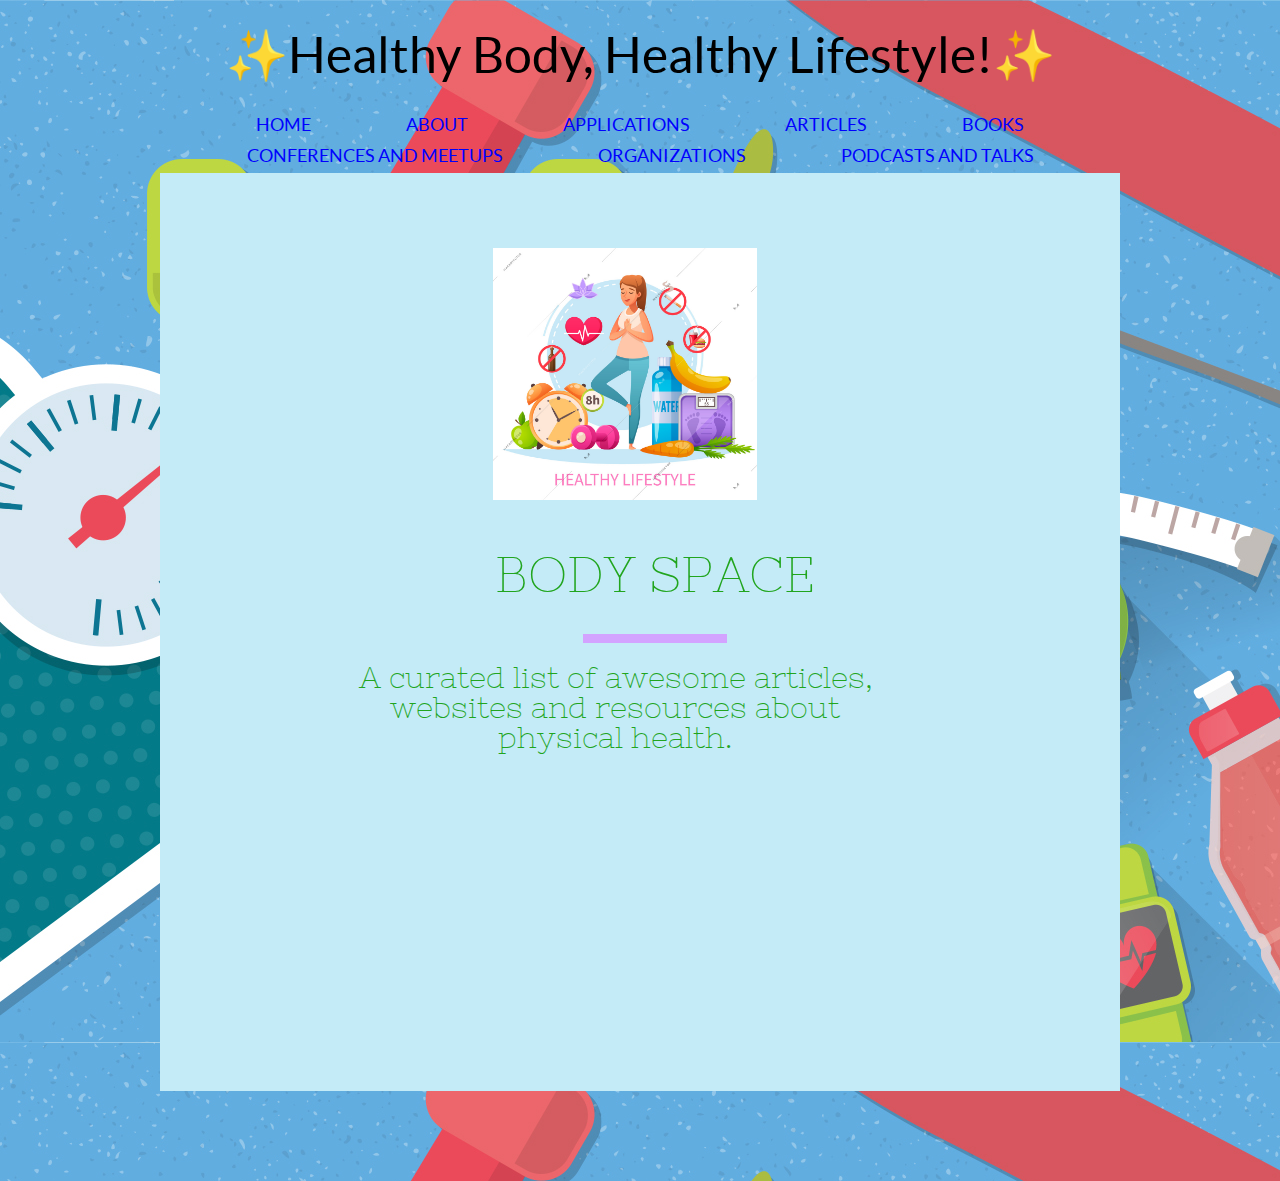
<file: bodyspace/index.html>
<!DOCTYPE html>
<!-- Website template by freewebsitetemplates.com -->
<html>
<head>
	<meta charset="UTF-8">
	<meta name="viewport" content="user-scalable=0, width=device-width, initial-scale=1.0, maximum-scale=1.0, minimum-scale=1.0">
	<title>Mental Health Check</title>
	<link rel="stylesheet" type="text/css" href="css/style.css">
	<link rel="stylesheet" type="text/css" href="css/mobile.css">
	<script type='text/javascript' src='js/mobile.js'></script>
</head>
<body>
	<div id="header">
		<h1 style="color: black;">✨Healthy Body, Healthy Lifestyle!✨</h1>
		<ul id="navigation">
			<li class="current">
				<a href="index.html" style="color: blue;">Home</a>
			</li>
			<li>
				<a href="about.html" style="color: blue;">About</a>
			</li>
			
			<li>
				<a href="blog.html" style="color: blue;">Applications</a>
			</li>
			<li>
				<a href="blog1.html" style="color: blue;">Articles</a>
			</li>
			<li>
				<a href="blog2.html" style="color: blue;">Books</a>
			</li>
			<li>
				<a href="blog3.html" style="color: blue;">Conferences and Meetups</a>
			</li>
			<li>
				<a href="blog4.html" style="color: blue;">Organizations</a>
			</li>
			<li>
				<a href="blog5.html" style="color: blue;">Podcasts and Talks</a>
			</li>
		</ul>
	</div>
	<div id="body" style="background-color: rgb(196, 235, 247);">
		<center><img src="images/body.jpg" alt="lady doing yoga" class="figure"></center>
		<div id="tagline">
			<h1>Body Space</h1>
			<p>
				A curated list of awesome articles, websites and resources about physical health. 
			</p>
		</div>
		
	</div>
	<div id="footer">
		<!-- <div>
			<span>123 St. City Location, Country | 987654321</span>
			<p>
				&copy; 2023 by Belle &amp; Carrie Rehabilitation Yoga. All rights reserved.
			</p>
		</div> -->
		<!-- <div id="connect">
			<a href="https://freewebsitetemplates.com/go/facebook/" id="facebook" target="_blank">Facebook</a>
			<a href="https://freewebsitetemplates.com/go/twitter/" id="twitter" target="_blank">Twitter</a>
			<a href="https://freewebsitetemplates.com/go/googleplus/" id="googleplus" target="_blank">Google&#43;</a>
			<a href="https://freewebsitetemplates.com/go/pinterest/" id="pinterest" target="_blank">Pinterest</a>
		</div> -->
	</div>
</body>
</html>
</file>
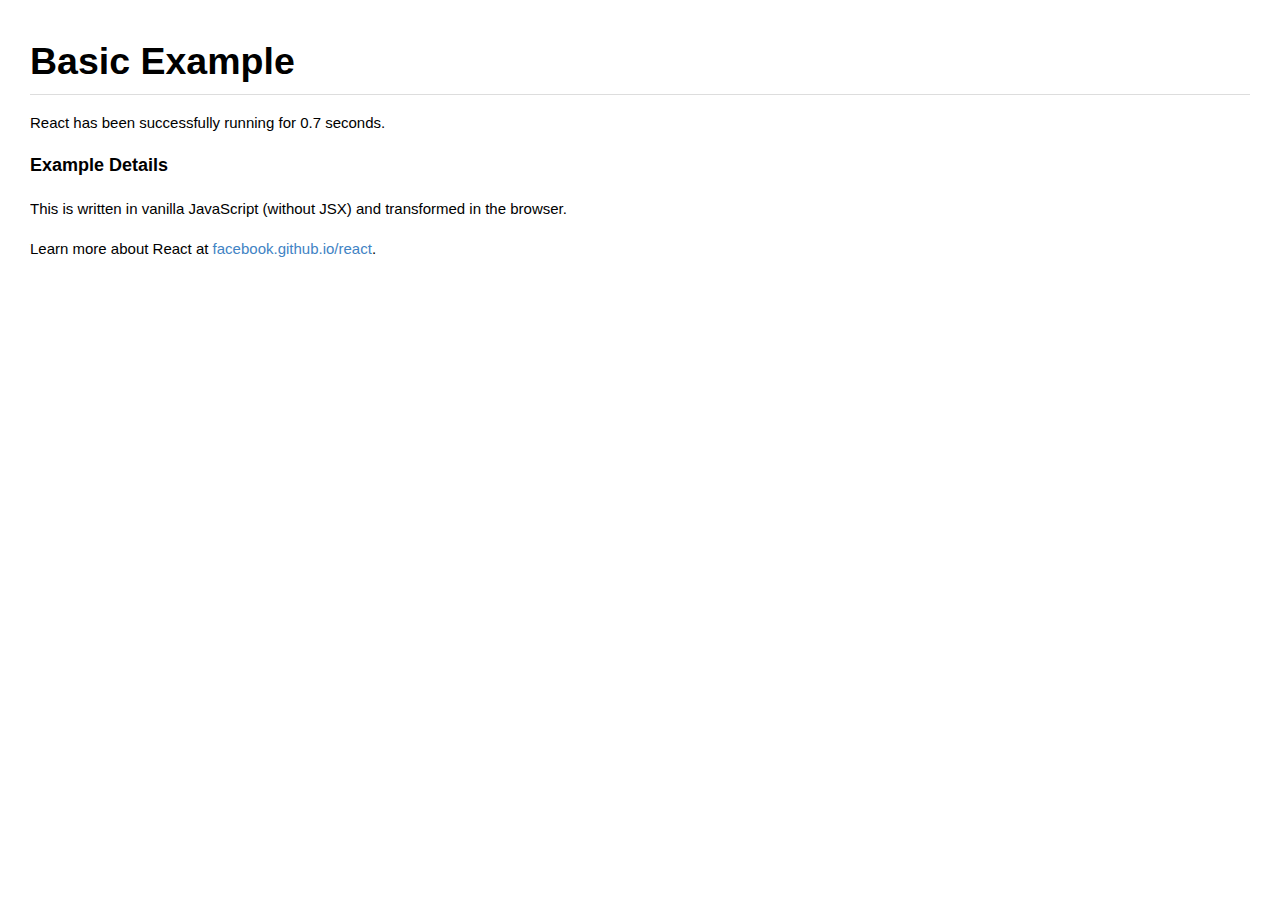
<file: PHQ-9-Questionnaire/public/lib/react/examples/basic/index.html>
<!DOCTYPE html>
<html>
  <head>
    <meta charset="utf-8">
    <title>Basic Example</title>
    <link rel="stylesheet" href="../shared/css/base.css" />
  </head>
  <body>
    <h1>Basic Example</h1>
    <div id="container">
      <p>
        To install React, follow the instructions on
        <a href="https://github.com/facebook/react/">GitHub</a>.
      </p>
      <p>
        If you can see this, React is not working right.
        If you checked out the source from GitHub make sure to run <code>grunt</code>.
      </p>
    </div>
    <h4>Example Details</h4>
    <p>This is written in vanilla JavaScript (without JSX) and transformed in the browser.</p>
    <p>
      Learn more about React at
      <a href="https://facebook.github.io/react" target="_blank">facebook.github.io/react</a>.
    </p>
    <script src="../../build/react.js"></script>
    <script src="../../build/react-dom.js"></script>
    <script>
      var ExampleApplication = React.createClass({
        render: function() {
          var elapsed = Math.round(this.props.elapsed  / 100);
          var seconds = elapsed / 10 + (elapsed % 10 ? '' : '.0' );
          var message =
            'React has been successfully running for ' + seconds + ' seconds.';

          return React.DOM.p(null, message);
        }
      });

      // Call React.createFactory instead of directly call ExampleApplication({...}) in React.render
      var ExampleApplicationFactory = React.createFactory(ExampleApplication);

      var start = new Date().getTime();
      setInterval(function() {
        ReactDOM.render(
          ExampleApplicationFactory({elapsed: new Date().getTime() - start}),
          document.getElementById('container')
        );
      }, 50);
    </script>
  </body>
</html>
</file>
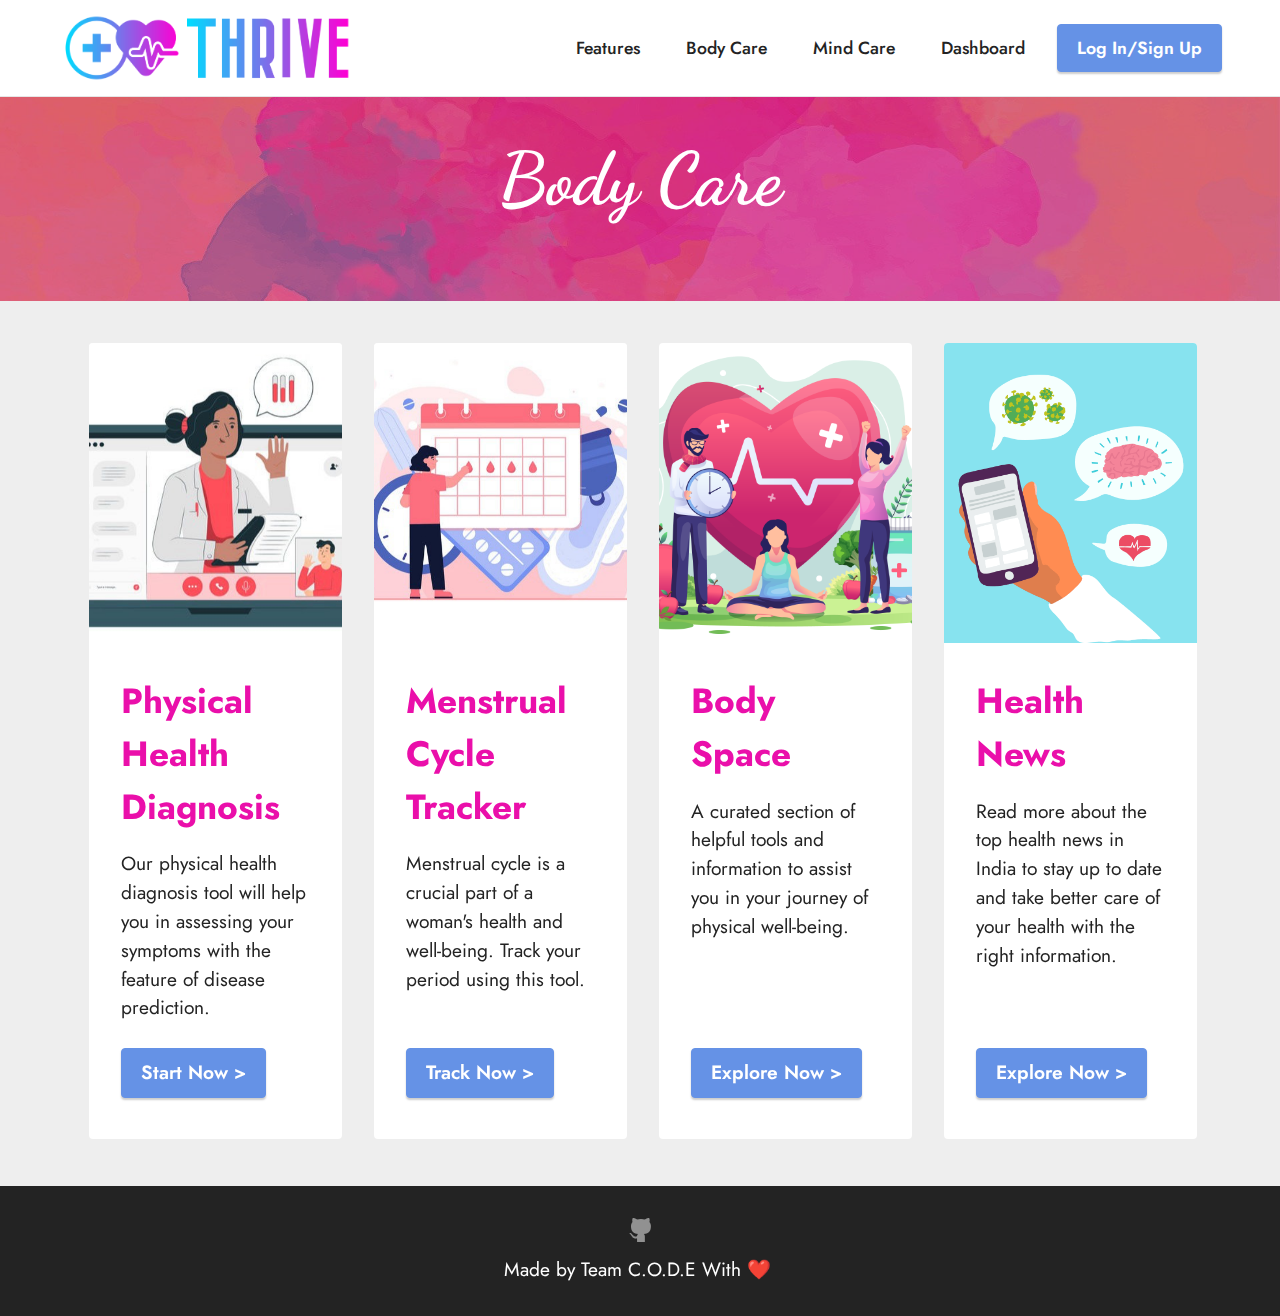
<file: body.html>
<!DOCTYPE html>
<html>
    <head>
        <meta charset="UTF-8">
        <meta http-equiv="X-UA-Compatible" content="IE=edge">
        <meta name="generator" content="Mobirise v5.2.0, mobirise.com">
        <meta name="viewport" content="width=device-width, initial-scale=1, minimum-scale=1">
        <link rel="shortcut icon" href="assets/images/thrive_logo_small.png" type="image/x-icon">
        <meta name="description" content="">
        
        
        <title>Body Care</title>
        <link rel="stylesheet" href="styles/consult.css">
        <link rel="stylesheet" href="assets/web/assets/mobirise-icons2/mobirise2.css">
        <link rel="stylesheet" href="assets/tether/tether.min.css">
        <link rel="stylesheet" href="assets/bootstrap/css/bootstrap.min.css">
        <link rel="stylesheet" href="assets/bootstrap/css/bootstrap-grid.min.css">
        <link rel="stylesheet" href="assets/bootstrap/css/bootstrap-reboot.min.css">
        <link rel="stylesheet" href="assets/dropdown/css/style.css">
        <link rel="stylesheet" href="assets/socicon/css/styles.css">
        <link rel="stylesheet" href="assets/theme/css/style.css">
        <link rel="preload" as="style" href="assets/mobirise/css/mbr-additional.css">
        <link rel="preconnect" href="https://fonts.gstatic.com">
        <link href="https://fonts.googleapis.com/css2?family=Dancing+Script:wght@700&display=swap" rel="stylesheet">
        <link rel="stylesheet" href="assets/mobirise/css/mbr-additional.css" type="text/css">
    </head>

    <body>
    <section class="menu cid-s48OLK6784" once="menu" id="menu1-h">
    
    <nav class="navbar navbar-dropdown navbar-fixed-top navbar-expand-lg">
        <div class="container-fluid">
            <div class="navbar-brand">
                <span class="navbar-logo">
                    <a href="index.php">
                        <img src="assets/images/thrive_logo.png" alt="Mobirise" style="height: 5rem;">
                    </a>
                </span>
            </div>
            <button class="navbar-toggler" type="button" data-toggle="collapse" data-target="#navbarSupportedContent" aria-controls="navbarNavAltMarkup" aria-expanded="false" aria-label="Toggle navigation">
                <div class="hamburger">
                    <span></span>
                    <span></span>
                    <span></span>
                    <span></span>
                </div>
            </button>
            <div class="collapse navbar-collapse" id="navbarSupportedContent">
                <ul class="navbar-nav nav-dropdown" data-app-modern-menu="true">
                    <li class="nav-item">
                        <a class="nav-link link text-black display-4" href="index.php#features1-n">Features</a>
                    </li>
                    <li class="nav-item">
                        <a class="nav-link link text-black display-4" href="body.html">Body Care</a>
                    </li>
                    <li class="nav-item">
                        <a class="nav-link link text-black display-4" href="mind.html">Mind Care</a>
                    </li>
                    <li class="nav-item">
                        <a class="nav-link link text-black display-4" href="signup.php">Dashboard</a>
                    </li>
                </ul>
                
                <div class="navbar-buttons mbr-section-btn">
                    <a class="btn btn-primary display-4" href="signup.php">
                        Log In/Sign Up
                    </a>
                </div>
            </div>
        </div>
    </nav>

   </section>

        <section class="info3 cid-smHa3xqxC6 mbr-parallax-background" id="info3-r" style="margin-top:30px; ">
            <div class="mbr-overlay" style="opacity: 0.6; background-color: rgb(200 13 125);">
                </div>
                <div class="container">
                    <div class="row justify-content-center">
                        <div class="card col-12 col-lg-10">
                            <div class="card-wrapper">
                                <div class="card-box align-center">
                                    <h4 class="card-title mbr-fonts-style align-center mb-4 display-1"><strong style="font-family: 'Dancing Script', cursive;">Body Care</strong></h4>
                                </div>
                            </div>
                        </div>
                    </div>
                </div>
        </section>
       
       <section class="features4 cid-smH9YlleGZ" id="features4-q" style="background: #eeeeee; padding: 10px;">
    
    <div class="container"  style="margin: 5px 5%; min-width:90%;">
        <div class="row mt-4">
            <div class="item features-image сol-12 col-md-6 col-lg-3">
                <div class="item-wrapper">
                    <div class="item-img">
                        <img src="assets/images/consult-626x417.jpeg" alt="" title="">
                    </div>
                    <div class="item-content">
                        <h5 class="item-title mbr-fonts-style display-5" style="color:#ea0faa;"><strong>Physical Health Diagnosis</strong></h5>
                            <p class="mbr-text mbr-fonts-style mt-3 display-7">
                                Our physical health diagnosis tool will help you in assessing your symptoms with the feature of disease prediction.
                            </p>
                    </div>
                    <div class="mbr-section-btn item-footer mt-2"><a href="./healthChecker/index.php" class="btn item-btn btn-primary display-7">Start Now &gt;</a></div>
                </div>
            </div>
            
            <div class="item features-image сol-12 col-md-6 col-lg-3">
                <div class="item-wrapper">
                    <div class="item-img">
                        <img src="assets/images/tracker_img.jpeg" alt="" title="" data-slide-to="1">
                    </div>
                    <div class="item-content">
                        <h5 class="item-title mbr-fonts-style display-5" style="color:#ea0faa;"><strong>Menstrual Cycle Tracker</strong></h5>
                    
                        <p class="mbr-text mbr-fonts-style mt-3 display-7">
                            Menstrual cycle is a crucial part of a woman's health and well-being. Track your period using this tool.
                        </p>
                    </div>
                    <div class="mbr-section-btn item-footer mt-2"><a href="Tracker.php" class="btn item-btn btn-primary display-7">Track Now &gt;</a></div>
                </div>
            </div><div class="item features-image сol-12 col-md-6 col-lg-3">
                <div class="item-wrapper">
                    <div class="item-img">
                        <img src="assets/images/body.png" alt="" title="" data-slide-to="2">
                    </div>
                    <div class="item-content">
                        <h5 class="item-title mbr-fonts-style display-5" style="color:#ea0faa;"><strong>Body Space</strong></h5>
                    
                        <p class="mbr-text mbr-fonts-style mt-3 display-7">
                            A curated section of helpful tools and information to assist you in your journey of physical well-being.
                        </p>
                    </div>
                    <div class="mbr-section-btn item-footer mt-2"><a href="bodyspace/index.html" class="btn item-btn btn-primary display-7">Explore Now &gt;</a></div>
                </div>
            </div>
            <div class="item features-image сol-12 col-md-6 col-lg-3">
                <div class="item-wrapper">
                    <div class="item-img">
                        <img src="assets/images/health_news.png" alt="" title="" data-slide-to="2">
                    </div>
                    <div class="item-content">
                        <h5 class="item-title mbr-fonts-style display-5" style="color:#ea0faa;"><strong>Health News</strong></h5>
                    
                        <p class="mbr-text mbr-fonts-style mt-3 display-7">
                            Read more about the top health news in India to stay up to date and take better care of your health with the right information.
                        </p>
                    </div>
                    <div class="mbr-section-btn item-footer mt-2"><a href="health_news.html" class="btn item-btn btn-primary display-7">Explore Now &gt;</a></div>
                </div>
            </div>
            
        </div>
    </div>
</section>
<section class="footer3 cid-s48P1Icc8J" once="footers" id="footer3-i"><div class="container">
    <div class="media-container-row align-center mbr-white">
        
        <div class="row social-row">
            <div class="social-list align-right pb-2">
                <div class="soc-item">
                    <a href="https://github.com/AmanGuptaCoder/ITS-Hackathon" target="_blank">
                        <span class="mbr-iconfont mbr-iconfont-social socicon-github socicon"></span>
                    </a>
                </div>
            </div>
        </div>
        <div class="row row-copirayt">
            <p class="mbr-text mb-0 mbr-fonts-style mbr-white align-center display-7">Made by Team C.O.D.E With ❤️&nbsp;</p>
        </div>
    </div>
</div>
</section>

    <a href="https://mobirise.site/e" "></a>
    <script src="assets/web/assets/jquery/jquery.min.js"></script>
    <script src="assets/popper/popper.min.js"></script>
    <script src="assets/tether/tether.min.js"></script>
    <script src="assets/bootstrap/js/bootstrap.min.js"></script>
    <script src="assets/smoothscroll/smooth-scroll.js"></script>
    <script src="assets/parallax/jarallax.min.js"></script>
    <script src="assets/mbr-tabs/mbr-tabs.js"></script>
    <script src="assets/dropdown/js/nav-dropdown.js"></script>
    <script src="assets/dropdown/js/navbar-dropdown.js"></script>
    <script src="assets/touchswipe/jquery.touch-swipe.min.js"></script>
    <script src="assets/theme/js/script.js"></script>  
  
  
    </body>
</html>
</file>
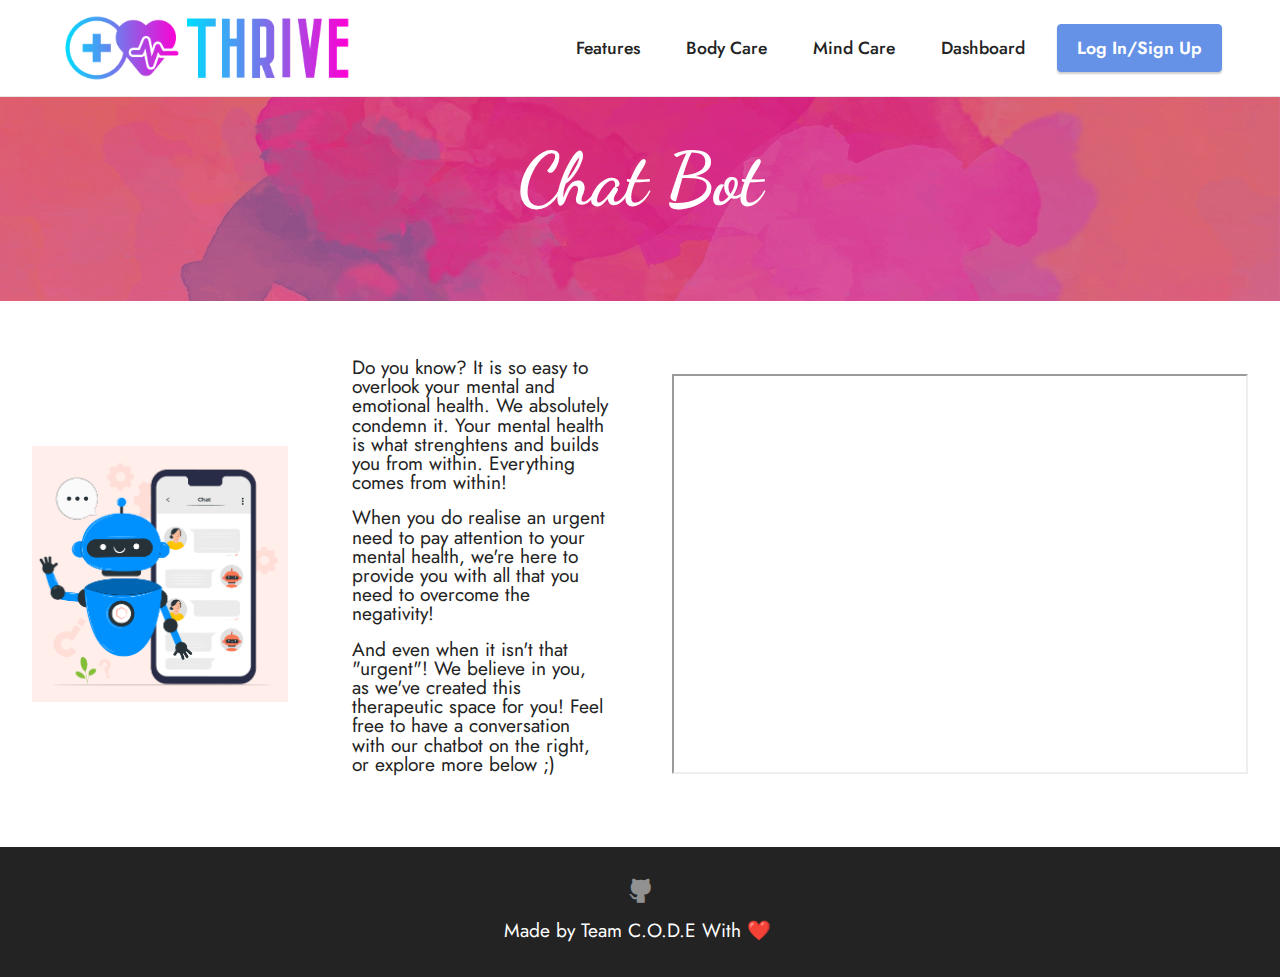
<file: chatbot.html>
<!DOCTYPE html>
<html>
    <head>
        <meta charset="UTF-8">
        <meta http-equiv="X-UA-Compatible" content="IE=edge">
        <meta name="generator" content="Mobirise v5.2.0, mobirise.com">
        <meta name="viewport" content="width=device-width, initial-scale=1, minimum-scale=1">
        <link rel="shortcut icon" href="assets/images/thrive_logo_small.png" type="image/x-icon">
        <meta name="description" content="">
        
        
        <title>Chat Bot</title>
        <link rel="stylesheet" href="styles/chatbot.css">
        <link rel="stylesheet" href="assets/web/assets/mobirise-icons2/mobirise2.css">
        <link rel="stylesheet" href="assets/tether/tether.min.css">
        <link rel="stylesheet" href="assets/bootstrap/css/bootstrap.min.css">
        <link rel="stylesheet" href="assets/bootstrap/css/bootstrap-grid.min.css">
        <link rel="stylesheet" href="assets/bootstrap/css/bootstrap-reboot.min.css">
        <link rel="stylesheet" href="assets/dropdown/css/style.css">
        <link rel="stylesheet" href="assets/socicon/css/styles.css">
        <link rel="stylesheet" href="assets/theme/css/style.css">
        <link rel="preload" as="style" href="assets/mobirise/css/mbr-additional.css">
        <link rel="preconnect" href="https://fonts.gstatic.com">
        <link href="https://fonts.googleapis.com/css2?family=Dancing+Script:wght@700&display=swap" rel="stylesheet">
        <link rel="stylesheet" href="assets/mobirise/css/mbr-additional.css" type="text/css">
    </head>

    <body>
    <section class="menu cid-s48OLK6784" once="menu" id="menu1-h">
    
    <nav class="navbar navbar-dropdown navbar-fixed-top navbar-expand-lg">
        <div class="container-fluid">
            <div class="navbar-brand">
                <span class="navbar-logo">
                    <a href="index.php">
                        <img src="assets/images/thrive_logo.png" alt="Mobirise" style="height: 5rem;">
                    </a>
                </span>
            </div>
            <button class="navbar-toggler" type="button" data-toggle="collapse" data-target="#navbarSupportedContent" aria-controls="navbarNavAltMarkup" aria-expanded="false" aria-label="Toggle navigation">
                <div class="hamburger">
                    <span></span>
                    <span></span>
                    <span></span>
                    <span></span>
                </div>
            </button>
            <div class="collapse navbar-collapse" id="navbarSupportedContent">
                <ul class="navbar-nav nav-dropdown" data-app-modern-menu="true">
                    <li class="nav-item">
                        <a class="nav-link link text-black display-4" href="index.php#features1-n">Features</a>
                    </li>
                    <li class="nav-item">
                        <a class="nav-link link text-black display-4" href="body.html">Body Care</a>
                    </li>
                    <li class="nav-item">
                        <a class="nav-link link text-black display-4" href="mind.html">Mind Care</a>
                    </li>
                    <li class="nav-item">
                        <a class="nav-link link text-black display-4" href="signup.php">Dashboard</a>
                    </li>
                </ul>
                
                <div class="navbar-buttons mbr-section-btn">
                    <a class="btn btn-primary display-4" href="signup.php">
                        Log In/Sign Up
                    </a>
                </div>
            </div>
        </div>
    </nav>

   </section>

        <section class="info3 cid-smHa3xqxC6 mbr-parallax-background" id="info3-r" style="margin-top:30px; ">
            <div class="mbr-overlay" style="opacity: 0.6; background-color: rgb(200 13 125);">
                </div>
                <div class="container">
                    <div class="row justify-content-center">
                        <div class="card col-12 col-lg-10">
                            <div class="card-wrapper">
                                <div class="card-box align-center">
                                    <h4 class="card-title mbr-fonts-style align-center mb-4 display-1"><strong style="font-family: 'Dancing Script', cursive;">Chat Bot</strong></h4>
                                </div>
                            </div>
                        </div>
                    </div>
                </div>
        </section>
       
   <section class="chatbot-section">
        <div class="chatbot-section-div">
            <img src="assets/images/chatbot_section.png"/>

        </div>
        <div class="mbr-text mbr-fonts-style display-7" style="padding:25px 0px;">
            <p>Do you know? It is so easy to overlook your mental and emotional health. We absolutely condemn it. Your mental health is what strenghtens and builds you from within. Everything comes from within!</p>
            <p>When you do realise an urgent need to pay attention to your mental health, we're here to provide you with all that you need to overcome the negativity!</p>
            <p>And even when it isn't that "urgent"! We believe in you, as we've created this therapeutic space for you! Feel free to have a conversation with our chatbot on the right, or explore more below ;)</p>
        </div>
        <iframe allow="microphone;" height="400" src="https://console.dialogflow.com/api-client/demo/embedded/a0016c50-7b74-4319-a938-32ebfbbf38c8"></iframe>
   </section>

   <section class="footer3 cid-s48P1Icc8J" once="footers" id="footer3-i"><div class="container">
    <div class="media-container-row align-center mbr-white">
        
        <div class="row social-row">
            <div class="social-list align-right pb-2">
                <div class="soc-item">
                    <a href="https://github.com/AmanGuptaCoder/ITS-Hackathon" target="_blank">
                        <span class="mbr-iconfont mbr-iconfont-social socicon-github socicon"></span>
                    </a>
                </div>
            </div>
        </div>
        <div class="row row-copirayt">
            <p class="mbr-text mb-0 mbr-fonts-style mbr-white align-center display-7">Made by Team C.O.D.E With ❤️&nbsp;</p>
        </div>
    </div>
</div>
</section>
    <a href="https://mobirise.site/e" "></a>
    <script src="assets/web/assets/jquery/jquery.min.js"></script>
    <script src="assets/popper/popper.min.js"></script>
    <script src="assets/tether/tether.min.js"></script>
    <script src="assets/bootstrap/js/bootstrap.min.js"></script>
    <script src="assets/smoothscroll/smooth-scroll.js"></script>
    <script src="assets/parallax/jarallax.min.js"></script>
    <script src="assets/mbr-tabs/mbr-tabs.js"></script>
    <script src="assets/dropdown/js/nav-dropdown.js"></script>
    <script src="assets/dropdown/js/navbar-dropdown.js"></script>
    <script src="assets/touchswipe/jquery.touch-swipe.min.js"></script>
    <script src="assets/theme/js/script.js"></script>  
  
  
    </body>
</html>
</file>
<file: bodyspace/css/style.css>
/* Template by freewebsitetemplates.com */
body {
	background: url('../images/pastel.jpg');
	color: #315f52;
	font-family: 'latoregular';
	font-size: 14px;
	margin: 0;
	padding: 0;
}
@font-face {
	font-family: 'latoregular';
	src: url('../fonts/lato-regular-webfont.eot');
	src: url('../fonts/lato-regular-webfont.eot?#iefix') format('embedded-opentype'),
		url('../fonts/lato-regular-webfont.woff') format('woff'),
		url('../fonts/lato-regular-webfont.ttf') format('truetype'),
		url('../fonts/lato-regular-webfont.svg#latoregular') format('svg');
	font-weight: normal;
	font-style: normal;
}
@font-face {
	font-family: 'nixie_oneregular';
	src: url('../fonts/nixieone-regular-webfont.eot');
	src: url('../fonts/nixieone-regular-webfont.eot?#iefix') format('embedded-opentype'),
		url('../fonts/nixieone-regular-webfont.woff') format('woff'),
		url('../fonts/nixieone-regular-webfont.ttf') format('truetype'),
		url('../fonts/nixieone-regular-webfont.svg#nixie_oneregular') format('svg');
	font-weight: normal;
	font-style: normal;
}
a {
	outline: none;
}
img {
	border: none;
}
p {
	line-height: 30px;
	margin: 0;
}
p a {
	color: #315f52;
}
p a:hover {
	color: #451374;
}
#header {
	margin: 0 auto;
	max-width: 960px;
}
#header h1 {
	font-size: 50px;
	font-weight: normal;
	line-height: 50px;
	margin: 0;
	padding: 30px 0;
	text-align: center;
}
#header h1 a {
	color: #99fa99;
	text-decoration: none;
}
#header h1 a span {
	color: #b6d8cf;
	display: block;
	font-family: 'nixie_oneregular';
	font-size: 26px;
	text-transform: uppercase;
}
#header ul#navigation {
	list-style: none;
	margin: 0;
	padding: 0;
	text-align: center;
}
#header ul#navigation li {
	display: inline;
	line-height: 30px;
	position: relative;
}
#header ul#navigation li a {
	color: #b6d8cf;
	font-size: 18px;
	padding: 0 46px;
	text-align: center;
	text-decoration: none;
	text-transform: uppercase;
}
#header ul#navigation li a:hover,
#header ul#navigation li.current ul li a:hover {
	color: #d3a3ff;
}
#header ul#navigation li.current a {
	color: #99fa99;
}
#header ul#navigation li ul {
	display: none;
	left: 0;
	list-style: none outside none;
	margin: 0;
	padding: 11px 0 0;
	position: absolute;
	top: 12px;
}
#header ul#navigation li:hover ul {
	display: block;
}
#header ul#navigation li ul li {
	background: #077054;
	display: block;
	height: 46px;
	line-height: 46px;
}
#header ul#navigation li ul li a {
	padding: 0 20px;
}
#header ul#navigation li.current ul li a {
	color: #b6d8cf;
}
#body {
	background: #ffffff;
	margin: 1px auto 0;
	max-width: 880px;
	min-height: 827px;
	overflow: hidden;
	padding: 45px 40px 46px;
}
#body > h2 {
	color: #21a51e;
	font-family: 'nixie_oneregular';
	font-size: 35px;
	font-weight: normal;
	line-height: 30px;
	margin: 0;
	padding: 0 0 44px;
}
#body img.figure {
	display: block;
	float: center;
	margin: 30px 30px 46px 0;
	max-width: 30%;
	width: auto;
}
#body div#tagline {
	float: center;
	margin: 5px 0 0 5px;
	max-width: 700px;
}
#body div#tagline h1 {
	background: url(../images/bg-separator.png) no-repeat center bottom;
	color: #21a51e;
	font-family: 'nixie_oneregular';
	font-size: 50px;
	font-weight: normal;
	margin: 0;
	margin-left: 200px;
	margin-top: 0;
	padding-bottom: 40px;
	text-align: center;
	text-transform: uppercase;
}
#body div#tagline p {
	color: #21a51e;
	font-family: 'nixie_oneregular';
	font-size: 30px;
	padding-top: 20px;
	margin-left: 120px;
	text-align: center;
}
#body div.content {
	overflow: hidden;
}
#body div.content > div {
	float: left;
	width: 510px;
}
#body div.content h3,
#body form h3,
#body ul.blog li h3 {
	font-family: 'nixie_oneregular';
	font-size: 23px;
	font-weight: normal;
	line-height: 30px;
	margin: 0;
	padding: 25px 0 0;
}
#body div.content h3:first-child,
#body div.content div div.section:first-child {
	padding: 0;
}
#body div.content img.figure {
	margin: 0 38px 46px 0;
}
#body div.content div div.section {
	padding: 55px 0 0;
	width: 430px;
}
#body div.content div div.section span {
	display: block;
	line-height: 30px;
}
#body div.content div ul {
	list-style: none;
	margin: 0;
	overflow: hidden;
	padding: 0 0 65px;
}
#body div.content div ul li {
	float: left;
	margin: 0 0 0 83px;
	width: 207px;
}
#body div.content div ul li:first-child {
	margin: 0;
}
#body div.content div ul li img {
	display: block;
	max-width: 100%;
	width: auto;
}
#body div.content div ul li h4 {
	font-family: 'nixie_oneregular';
	font-size: 18px;
	font-weight: normal;
	margin: 0;
	padding: 12px 0 0;
	text-align: center;
}
#body form {
	margin: 25px auto 0;
	overflow: hidden;
	width: 460px;
}
#body form label {
	display: block;
	padding: 15px 0 0;
}
#body form label span {
	display: block;
	line-height: 27px;
	padding: 0 0 5px
}
#body form label input {
	background: #d1d3d4;
	border: 1px solid #b6d8cf;
	color: #315f52;
	display: block;
	font-family: 'latoregular';
	font-size: 14px;
	height: 46px;
	line-height: 46px;
	padding: 0 5px;
	width: 448px;
}
#body form label textarea {
	background: #d1d3d4;
	border: 1px solid #b6d8cf;
	color: #315f52;
	display: block;
	font-family: 'latoregular';
	font-size: 14px;
	height: 250px;
	line-height: 30px;
	overflow: auto;
	padding: 0 5px;
	resize: none;
	width: 448px;
}
#body form input#send {
	background: #077054;
	border: none;
	border-radius: 5px;
	color: #99fa99;
	cursor: pointer;
	font-family: 'latoregular';
	font-size: 14px;
	float: right;
	height: 30px;
	margin: 8px 0 0;
	width: 50px;
}
#body form input#send:hover {
	background: #d3a3ff;
	color: #000000;
}
#body ul.blog {
	list-style: none;
	margin: 0;
	padding: 0;
}
#body ul.blog li {
	overflow: hidden;
	padding: 104px 100px 0 0;
}
#body ul.blog li:first-child {
	padding: 0 100px 0 0;
}
#body ul.blog li img {
	display: block;
	float: left;
	margin: 0 20px 0 0;
	max-width: 100%;
	width: auto;
}
#body ul.blog li h3 {
	line-height: 20px;
	padding: 0 0 8px;
}
#body ul.blog li h3 a,
#body div.content div.sidebar ul li h4 a {
	color: #315f52;
	text-decoration: none;
}
#body ul.blog li h3 a:hover,
#body div.content div.sidebar ul li h4 a:hover {
	text-decoration: underline;
}
#body ul.blog li span,
#body div.content div.article span,
#body div.content div.sidebar ul li span {
	display: block;
	line-height: 30px;
}
#body div.content div.article {
	width: 570px;
}
#body div.content div.article img {
	display: block;
	margin: 0 0 9px;
	max-width: 100%;
	width: auto;
}
#body div.content div.article p {
	padding: 0 0 30px;
}
#body div.content div.sidebar {
	float: left;
	margin: 0 0 0 50px;
	width: 259px;
}
#body div.content div.sidebar ul {
	padding: 20px 0 0;
}
#body div.content div.sidebar ul li {
	border-top: 1px solid #88b4a8;
	float: none;
	margin: 0;
	padding: 18px 0 28px;
	width: auto;
}
#body div.content div.sidebar ul li:first-child {
	border: none;
	padding: 0 0 28px;
}
#body div.content div.sidebar ul li h4 {
	line-height: 30px;
	text-align: left;
}
#footer {
	margin: 0 auto;
	max-width: 960px;
	overflow: hidden;
	padding: 30px 0 60px;
}
#footer div {
	float: left;
	width: 500px;
}
#footer div span {
	color: #99fa99;
	display: block;
	font-size: 26px;
	line-height: 24px;
}
#footer div p {
	color: #b6d8cf;
	font-size: 12px;
	line-height: 30px;
}
#footer div#connect {
	float: right;
	overflow: hidden;
	width: auto;
}
#footer div#connect a {
	background: url(../images/icons.png) no-repeat;
	display: block;
	float: left;
	text-indent: -99999px;
}
#footer div#connect a#facebook {
	background-position: 0 0;
	height: 30px;
	width: 16px;
}
#footer div#connect a#twitter {
	background-position: 0 -30px;
	height: 30px;
	margin: 0 0 0 28px;
	width: 37px;
}
#footer div#connect a#googleplus {
	background-position: 0 -61px;
	height: 32px;
	margin: 0 0 0 19px;
	width: 32px;
}
#footer div#connect a#googleplus {
	background-position: 0 -61px;
	height: 32px;
	margin: 0 0 0 19px;
	width: 32px;
}
#footer div#connect a#pinterest {
	background-position: 0 -94px;
	height: 30px;
	margin: 0 0 0 23px;
	width: 30px;
}
</file>
<file: bodyspace/css/mobile.css>
/* Website template by freewebsitetemplates.com */
@media only screen and (max-width : 918px) {
	html {
		-webkit-text-size-adjust: none;
	}
	#mobile-navigation {
		background: url(../images/mobile/mobile-menu.png) no-repeat 0 0;
		display: block;
		height: 50px;
		margin: 0;
		padding: 0;
		position: absolute;
		right: 0;
		top: 20px;
		width: 50px;
		z-index: 1001;
	}
	#header ul#navigation {
		background: url(../images/mobile/bg-mobile.png);
		border: 1px solid #99fa99;
		display: none;
		font-size: 1.5625em;
		height: auto;
		left: 0;
		margin: 0 auto;
		position: absolute;
		padding: 0;
		top: 71px;
		transition: all .5s ease-in-out;
		width: 100%;
		z-index: 1001;
	}
	#header ul#navigation li {
		background: none;
		display: block;
		float: none;
		height: auto;
		line-height: normal;
		margin: 0;
		padding: 0;
		text-align: center;
		width: 100%;
	}
	#header ul#navigation li:first-child,
	#header ul#navigation li ul li:first-child {
		border: none;
		width: 100%;
	}
	#header ul#navigation li a {
		background: none;
		border-top: 1px solid #99fa99;
		color: #ffffff;
		display: block;
		font-family: Arial;
		font-size: 0.8125em;
		font-weight: normal;
		height: 49px;
		line-height: 49px;
		padding: 0 15px;
		text-align: left;
		width: auto;
	}
	#header ul#navigation li span {
		background: transparent url(../images/mobile/mobile-expand.png) no-repeat;
		border-left: 1px solid #99fa99;
		border-top: 1px solid #99fa99;
		display: block;
		height: 49px;
		position: absolute;
		right: 0;
		top: 0;
		width: 50px;
	}
	#header ul#navigation li.current span {
		background: url(../images/mobile/mobile-expand.png) no-repeat;
	}
	#header ul#navigation li.current ul li a {
		background: none;
		color: #ffffff;
	}
	#header ul#navigation li a:hover,
	#header ul#navigation li.current ul li a:hover,
	#header ul#navigation li.current a {
		background: rgba(153, 250, 153, 0.8);
		color: #ffffff;
	}
	#header ul#navigation > li:first-child > a {
		border: none;
	}
	#header ul#navigation li ul {
		border: 0;
		display: none;
		left: 0;
		margin: 0;
		opacity: 1;
		padding: 0;
		position: relative;
		top: 0;
		width: 100%;
	}
	#header ul#navigation li ul,
	#header ul#navigation li:hover ul {
		display: none;
	}
	#header ul#navigation li ul li {
		background: none;
		height: auto;
		line-height: normal;
		padding: 0;
		text-align: left;
	}
	#header ul#navigation li ul li a {
		padding: 0 30px;
	}
	#header {
		position: relative;
		width: 90%;
	}
	#header h1 {
		padding: 74px 0 0;
	}
	#body {
		margin: 20px auto 0;
		padding: 45px 0 46px;
		width: 90%;
	}
	#body div#tagline {
		float: none;
		margin: 20px auto 0;
		width: 90%;
	}
	#body div#tagline h1 {
		background-size: 37% auto;
		line-height: 1em;
		padding: 0 0 50px;
	}
	#body div#tagline p {
		font-size: 5em;
		line-height: 1.25em;
		padding: 43px 10px;
	}
	#body img.figure {
		float: none;
		margin: 0 auto;
		width: 70%;
	}
	#body > h2 {
		padding: 0 20px 30px;
	}
	#body div.content {
		padding: 0 20px;
	}
	#body div.content div,
	#footer div {
		float: none;
		width: auto;
	}
	#body div.content img.figure {
		margin: 0 auto;
	}
	#body div.content div div.section {
		padding: 30px 0 0;
		width: auto;
	}
	#body div.content div ul li {
		margin: 0 5%;
		width: 40%;
	}
	#body div.content div ul li:first-child {
		margin: 0 5%;
	}
	#body form {
		margin: 0 auto;
		padding: 0 20px;
		width: auto;
	}
	#body form h3,
	#body ul.blog li:first-child {
		padding: 0;
	}
	#body form label input,
	#body form label textarea {
		border-radius: 0;
		padding: 0 3%;
		-webkit-appearance: none;
		width: 93%;
	}
	#body form input#send {
		margin: 8px 2px 0 0;
		padding: 0;
		text-align: center;
		-webkit-appearance: none;
	}
	#body ul.blog {
		padding: 0 20px;
	}
	#body ul.blog li {
		padding: 30px 0 0;
	}
	#body ul.blog li img {
		margin: 0 0 20px;
		width: 100%;
	}
	#body ul.blog li h3 {
		line-height: 1.35em;
	}
	#body div.content div.article {
		width: auto;
	}
	#body div.content div.sidebar {
		float: none;
		margin: 0;
		width: auto;
	}
	#body div.content div.sidebar ul li:first-child {
		margin: 0;
	}
	#footer {
		padding: 20px 0;
		width: 90%;
	}
	#footer div span {
		line-height: 1.25em;
		text-align: center;
	}
	#footer div p {
		font-size: 1.125em;
		line-height: 1.65em;
		padding: 20px 0 0;
		text-align: center;
	}
	#footer div#connect {
		float: none;
		margin: 30px auto 0;
		max-width: 185px;
	}
}
@media screen
and (max-width : 320px) {
	#header h1 {
		font-size: 2.8125em;
	}
	#header h1 a span {
		font-size: 0.5em;
		line-height: 1.25em;
	}
	#body div#tagline h1 {
		font-size: 4.375em;
	}
	#body div#tagline p {
		font-size: 3.125em;
	}
	#footer div p {
		font-size: 1em;
	}
}
</file>
<file: PHQ-9-Questionnaire/public/lib/react/examples/shared/css/base.css>
body {
  background: #fff;
  font-family: "Helvetica Neue", Helvetica, Arial, sans-serif;
  font-size: 15px;
  line-height: 1.7;
  margin: 0;
  padding: 30px;
}

a {
  color: #4183c4;
  text-decoration: none;
}

a:hover {
  text-decoration: underline;
}

code {
  background-color: #f8f8f8;
  border: 1px solid #ddd;
  border-radius: 3px;
  font-family: "Bitstream Vera Sans Mono", Consolas, Courier, monospace;
  font-size: 12px;
  margin: 0 2px;
  padding: 0px 5px;
}

h1, h2, h3, h4 {
  font-weight: bold;
  margin: 0 0 15px;
  padding: 0;
}

h1 {
  border-bottom: 1px solid #ddd;
  font-size: 2.5em;
  font-weight: bold;
  margin: 0 0 15px;
  padding: 0;
}

h2 {
  border-bottom: 1px solid #eee;
  font-size: 2em;
}

h3 {
  font-size: 1.5em;
}

h4 {
  font-size: 1.2em;
}

p, ul {
  margin: 15px 0;
}

ul {
  padding-left: 30px;
}
</file>
<file: styles/consult.css>
#doctor{
    margin-top:5%;
    width:100%;
    min-height:50vh;
}

#lab{
    display:flex;
    justify-content:space-evenly;
    flex-wrap:wrap;
    font-family:'Jost', sans-serif;
}
.lab-card{
    width:25%;
    border:1px solid #ff9966;
    margin:3% 2.5%;
    text-align:center;
    box-shadow:2px 2px 5px 2px rgba(0,0,0,0.1);
}
.lab-card-head{
    background: #ff6666; /* Old browsers */
    background: -moz-linear-gradient(-45deg,  #ff6666 0%, #ffd65e 100%); /* FF3.6-15 */
    background: -webkit-linear-gradient(-45deg,  #ff6666 0%,#ffd65e 100%); /* Chrome10-25,Safari5.1-6 */
    background: linear-gradient(135deg,  #ff6666 0%,#ffd65e 100%); /* W3C, IE10+, FF16+, Chrome26+, Opera12+, Safari7+ */
    filter: progid:DXImageTransform.Microsoft.gradient( startColorstr='#ff6666', endColorstr='#ffd65e',GradientType=1 ); /* IE6-9 fallback on horizontal gradient */
    
    height:50px;
    text-align:center;
    color:white;
    font-size:2rem;
}
.lab-card p{
    margin:25px;
    font-size:1.5rem;
}

@media(max-width:800px){
    #lab{
        display:block;
    }
    .lab-card{
        width:70%;
        margin:5% 15%;
    }
}
</file>
<file: assets/web/assets/mobirise-icons2/mobirise2.css>
@font-face {
  font-family: 'Moririse2';
  font-display: swap;
  src:  url('mobirise2.eot?f2bix4');
  src:  url('mobirise2.eot?f2bix4#iefix') format('embedded-opentype'),
    url('mobirise2.ttf?f2bix4') format('truetype'),
    url('mobirise2.woff?f2bix4') format('woff'),
    url('mobirise2.svg?f2bix4#mobirise2') format('svg');
  font-weight: normal;
  font-style: normal;
}

[class^="mobi-"], [class*=" mobi-"] {
  /* use !important to prevent issues with browser extensions that change fonts */
  font-family: 'Moririse2' !important;
  speak: none;
  font-style: normal;
  font-weight: normal;
  font-variant: normal;
  text-transform: none;
  line-height: 1;

  /* Better Font Rendering =========== */
  -webkit-font-smoothing: antialiased;
  -moz-osx-font-smoothing: grayscale;
}

.mobi-mbri-add-submenu:before {
  content: "\e900";
}
.mobi-mbri-alert:before {
  content: "\e901";
}
.mobi-mbri-align-center:before {
  content: "\e902";
}
.mobi-mbri-align-justify:before {
  content: "\e903";
}
.mobi-mbri-align-left:before {
  content: "\e904";
}
.mobi-mbri-align-right:before {
  content: "\e905";
}
.mobi-mbri-android:before {
  content: "\e906";
}
.mobi-mbri-apple:before {
  content: "\e907";
}
.mobi-mbri-arrow-down:before {
  content: "\e908";
}
.mobi-mbri-arrow-next:before {
  content: "\e909";
}
.mobi-mbri-arrow-prev:before {
  content: "\e90a";
}
.mobi-mbri-arrow-up:before {
  content: "\e90b";
}
.mobi-mbri-bold:before {
  content: "\e90c";
}
.mobi-mbri-bookmark:before {
  content: "\e90d";
}
.mobi-mbri-bootstrap:before {
  content: "\e90e";
}
.mobi-mbri-briefcase:before {
  content: "\e90f";
}
.mobi-mbri-browse:before {
  content: "\e910";
}
.mobi-mbri-bulleted-list:before {
  content: "\e911";
}
.mobi-mbri-calendar:before {
  content: "\e912";
}
.mobi-mbri-camera:before {
  content: "\e913";
}
.mobi-mbri-cart-add:before {
  content: "\e914";
}
.mobi-mbri-cart-full:before {
  content: "\e915";
}
.mobi-mbri-cash:before {
  content: "\e916";
}
.mobi-mbri-change-style:before {
  content: "\e917";
}
.mobi-mbri-chat:before {
  content: "\e918";
}
.mobi-mbri-clock:before {
  content: "\e919";
}
.mobi-mbri-close:before {
  content: "\e91a";
}
.mobi-mbri-cloud:before {
  content: "\e91b";
}
.mobi-mbri-code:before {
  content: "\e91c";
}
.mobi-mbri-contact-form:before {
  content: "\e91d";
}
.mobi-mbri-credit-card:before {
  content: "\e91e";
}
.mobi-mbri-cursor-click:before {
  content: "\e91f";
}
.mobi-mbri-cust-feedback:before {
  content: "\e920";
}
.mobi-mbri-database:before {
  content: "\e921";
}
.mobi-mbri-delivery:before {
  content: "\e922";
}
.mobi-mbri-desktop:before {
  content: "\e923";
}
.mobi-mbri-devices:before {
  content: "\e924";
}
.mobi-mbri-down:before {
  content: "\e925";
}
.mobi-mbri-download-2:before {
  content: "\e926";
}
.mobi-mbri-download:before {
  content: "\e927";
}
.mobi-mbri-drag-n-drop-2:before {
  content: "\e928";
}
.mobi-mbri-drag-n-drop:before {
  content: "\e929";
}
.mobi-mbri-edit-2:before {
  content: "\e92a";
}
.mobi-mbri-edit:before {
  content: "\e92b";
}
.mobi-mbri-error:before {
  content: "\e92c";
}
.mobi-mbri-extension:before {
  content: "\e92d";
}
.mobi-mbri-features:before {
  content: "\e92e";
}
.mobi-mbri-file:before {
  content: "\e92f";
}
.mobi-mbri-flag:before {
  content: "\e930";
}
.mobi-mbri-folder:before {
  content: "\e931";
}
.mobi-mbri-gift:before {
  content: "\e932";
}
.mobi-mbri-github:before {
  content: "\e933";
}
.mobi-mbri-globe-2:before {
  content: "\e934";
}
.mobi-mbri-globe:before {
  content: "\e935";
}
.mobi-mbri-growing-chart:before {
  content: "\e936";
}
.mobi-mbri-hearth:before {
  content: "\e937";
}
.mobi-mbri-help:before {
  content: "\e938";
}
.mobi-mbri-home:before {
  content: "\e939";
}
.mobi-mbri-hot-cup:before {
  content: "\e93a";
}
.mobi-mbri-idea:before {
  content: "\e93b";
}
.mobi-mbri-image-gallery:before {
  content: "\e93c";
}
.mobi-mbri-image-slider:before {
  content: "\e93d";
}
.mobi-mbri-info:before {
  content: "\e93e";
}
.mobi-mbri-italic:before {
  content: "\e93f";
}
.mobi-mbri-key:before {
  content: "\e940";
}
.mobi-mbri-laptop:before {
  content: "\e941";
}
.mobi-mbri-layers:before {
  content: "\e942";
}
.mobi-mbri-left-right:before {
  content: "\e943";
}
.mobi-mbri-left:before {
  content: "\e944";
}
.mobi-mbri-letter:before {
  content: "\e945";
}
.mobi-mbri-like:before {
  content: "\e946";
}
.mobi-mbri-link:before {
  content: "\e947";
}
.mobi-mbri-lock:before {
  content: "\e948";
}
.mobi-mbri-login:before {
  content: "\e949";
}
.mobi-mbri-logout:before {
  content: "\e94a";
}
.mobi-mbri-magic-stick:before {
  content: "\e94b";
}
.mobi-mbri-map-pin:before {
  content: "\e94c";
}
.mobi-mbri-menu:before {
  content: "\e94d";
}
.mobi-mbri-mobile-2:before {
  content: "\e94e";
}
.mobi-mbri-mobile-horizontal:before {
  content: "\e94f";
}
.mobi-mbri-mobile:before {
  content: "\e950";
}
.mobi-mbri-mobirise:before {
  content: "\e951";
}
.mobi-mbri-more-horizontal:before {
  content: "\e952";
}
.mobi-mbri-more-vertical:before {
  content: "\e953";
}
.mobi-mbri-music:before {
  content: "\e954";
}
.mobi-mbri-new-file:before {
  content: "\e955";
}
.mobi-mbri-numbered-list:before {
  content: "\e956";
}
.mobi-mbri-opened-folder:before {
  content: "\e957";
}
.mobi-mbri-pages:before {
  content: "\e958";
}
.mobi-mbri-paper-plane:before {
  content: "\e959";
}
.mobi-mbri-paperclip:before {
  content: "\e95a";
}
.mobi-mbri-phone:before {
  content: "\e95b";
}
.mobi-mbri-photo:before {
  content: "\e95c";
}
.mobi-mbri-photos:before {
  content: "\e95d";
}
.mobi-mbri-pin:before {
  content: "\e95e";
}
.mobi-mbri-play:before {
  content: "\e95f";
}
.mobi-mbri-plus:before {
  content: "\e960";
}
.mobi-mbri-preview:before {
  content: "\e961";
}
.mobi-mbri-print:before {
  content: "\e962";
}
.mobi-mbri-protect:before {
  content: "\e963";
}
.mobi-mbri-question:before {
  content: "\e964";
}
.mobi-mbri-quote-left:before {
  content: "\e965";
}
.mobi-mbri-quote-right:before {
  content: "\e966";
}
.mobi-mbri-redo:before {
  content: "\e967";
}
.mobi-mbri-refresh:before {
  content: "\e968";
}
.mobi-mbri-responsive-2:before {
  content: "\e969";
}
.mobi-mbri-responsive:before {
  content: "\e96a";
}
.mobi-mbri-right:before {
  content: "\e96b";
}
.mobi-mbri-rocket:before {
  content: "\e96c";
}
.mobi-mbri-sad-face:before {
  content: "\e96d";
}
.mobi-mbri-sale:before {
  content: "\e96e";
}
.mobi-mbri-save:before {
  content: "\e96f";
}
.mobi-mbri-search:before {
  content: "\e970";
}
.mobi-mbri-setting-2:before {
  content: "\e971";
}
.mobi-mbri-setting-3:before {
  content: "\e972";
}
.mobi-mbri-setting:before {
  content: "\e973";
}
.mobi-mbri-share:before {
  content: "\e974";
}
.mobi-mbri-shopping-bag:before {
  content: "\e975";
}
.mobi-mbri-shopping-basket:before {
  content: "\e976";
}
.mobi-mbri-shopping-cart:before {
  content: "\e977";
}
.mobi-mbri-sites:before {
  content: "\e978";
}
.mobi-mbri-smile-face:before {
  content: "\e979";
}
.mobi-mbri-speed:before {
  content: "\e97a";
}
.mobi-mbri-star:before {
  content: "\e97b";
}
.mobi-mbri-success:before {
  content: "\e97c";
}
.mobi-mbri-sun:before {
  content: "\e97d";
}
.mobi-mbri-sun2:before {
  content: "\e97e";
}
.mobi-mbri-tablet-vertical:before {
  content: "\e97f";
}
.mobi-mbri-tablet:before {
  content: "\e980";
}
.mobi-mbri-target:before {
  content: "\e981";
}
.mobi-mbri-timer:before {
  content: "\e982";
}
.mobi-mbri-to-ftp:before {
  content: "\e983";
}
.mobi-mbri-to-local-drive:before {
  content: "\e984";
}
.mobi-mbri-touch-swipe:before {
  content: "\e985";
}
.mobi-mbri-touch:before {
  content: "\e986";
}
.mobi-mbri-trash:before {
  content: "\e987";
}
.mobi-mbri-underline:before {
  content: "\e988";
}
.mobi-mbri-undo:before {
  content: "\e989";
}
.mobi-mbri-unlink:before {
  content: "\e98a";
}
.mobi-mbri-unlock:before {
  content: "\e98b";
}
.mobi-mbri-up-down:before {
  content: "\e98c";
}
.mobi-mbri-up:before {
  content: "\e98d";
}
.mobi-mbri-update:before {
  content: "\e98e";
}
.mobi-mbri-upload-2:before {
  content: "\e98f";
}
.mobi-mbri-upload:before {
  content: "\e990";
}
.mobi-mbri-user-2:before {
  content: "\e991";
}
.mobi-mbri-user:before {
  content: "\e992";
}
.mobi-mbri-users:before {
  content: "\e993";
}
.mobi-mbri-video-play:before {
  content: "\e994";
}
.mobi-mbri-video:before {
  content: "\e995";
}
.mobi-mbri-watch:before {
  content: "\e996";
}
.mobi-mbri-website-theme-2:before {
  content: "\e997";
}
.mobi-mbri-website-theme:before {
  content: "\e998";
}
.mobi-mbri-wifi:before {
  content: "\e999";
}
.mobi-mbri-windows:before {
  content: "\e99a";
}
.mobi-mbri-zoom-in:before {
  content: "\e99b";
}
.mobi-mbri-zoom-out:before {
  content: "\e99c";
}
</file>
<file: assets/dropdown/css/style.css>
.navbar-dropdown {
  left: 0;
  padding: 0;
  position: absolute;
  right: 0;
  top: 0;
  transition: all 0.45s ease;
  z-index: 1030;
  background: #282828; }
  .navbar-dropdown .navbar-logo {
    margin-right: 0.8rem;
    transition: margin 0.3s ease-in-out;
    vertical-align: middle; }
    .navbar-dropdown .navbar-logo img {
      height: 3.125rem;
      transition: all 0.3s ease-in-out; }
    .navbar-dropdown .navbar-logo.mbr-iconfont {
      font-size: 3.125rem;
      line-height: 3.125rem; }
  .navbar-dropdown .navbar-caption {
    font-weight: 700;
    white-space: normal;
    vertical-align: -4px;
    line-height: 3.125rem !important; }
    .navbar-dropdown .navbar-caption, .navbar-dropdown .navbar-caption:hover {
      color: inherit;
      text-decoration: none; }
  .navbar-dropdown .mbr-iconfont + .navbar-caption {
    vertical-align: -1px; }
  .navbar-dropdown.navbar-fixed-top {
    position: fixed; }
  .navbar-dropdown .navbar-brand span {
    vertical-align: -4px; }
  .navbar-dropdown.bg-color.transparent {
    background: none; }
  .navbar-dropdown.navbar-short .navbar-brand {
    padding: 0.625rem 0; }
    .navbar-dropdown.navbar-short .navbar-brand span {
      vertical-align: -1px; }
  .navbar-dropdown.navbar-short .navbar-caption {
    line-height: 2.375rem !important;
    vertical-align: -2px; }
  .navbar-dropdown.navbar-short .navbar-logo {
    margin-right: 0.5rem; }
    .navbar-dropdown.navbar-short .navbar-logo img {
      height: 2.375rem; }
    .navbar-dropdown.navbar-short .navbar-logo.mbr-iconfont {
      font-size: 2.375rem;
      line-height: 2.375rem; }
  .navbar-dropdown.navbar-short .mbr-table-cell {
    height: 3.625rem; }
  .navbar-dropdown .navbar-close {
    left: 0.6875rem;
    position: fixed;
    top: 0.75rem;
    z-index: 1000; }
  .navbar-dropdown .hamburger-icon {
    content: "";
    display: inline-block;
    vertical-align: middle;
    width: 16px;
    -webkit-box-shadow: 0 -6px 0 1px #282828,0 0 0 1px #282828,0 6px 0 1px #282828;
    -moz-box-shadow: 0 -6px 0 1px #282828,0 0 0 1px #282828,0 6px 0 1px #282828;
    box-shadow: 0 -6px 0 1px #282828,0 0 0 1px #282828,0 6px 0 1px #282828; }

.dropdown-menu .dropdown-toggle[data-toggle="dropdown-submenu"]::after {
  border-bottom: 0.35em solid transparent;
  border-left: 0.35em solid;
  border-right: 0;
  border-top: 0.35em solid transparent;
  margin-left: 0.3rem; }

.dropdown-menu .dropdown-item:focus {
  outline: 0; }

.nav-dropdown {
  font-size: 0.75rem;
  font-weight: 500;
  height: auto !important; }
  .nav-dropdown .nav-btn {
    padding-left: 1rem; }
  .nav-dropdown .link {
    margin: .667em 1.667em;
    font-weight: 500;
    padding: 0;
    transition: color .2s ease-in-out; }
    .nav-dropdown .link.dropdown-toggle {
      margin-right: 2.583em; }
      .nav-dropdown .link.dropdown-toggle::after {
        margin-left: .25rem;
        border-top: 0.35em solid;
        border-right: 0.35em solid transparent;
        border-left: 0.35em solid transparent;
        border-bottom: 0; }
      .nav-dropdown .link.dropdown-toggle[aria-expanded="true"] {
        margin: 0;
        padding: 0.667em 3.263em  0.667em 1.667em; }
  .nav-dropdown .link::after,
  .nav-dropdown .dropdown-item::after {
    color: inherit; }
  .nav-dropdown .btn {
    font-size: 0.75rem;
    font-weight: 700;
    letter-spacing: 0;
    margin-bottom: 0;
    padding-left: 1.25rem;
    padding-right: 1.25rem; }
  .nav-dropdown .dropdown-menu {
    border-radius: 0;
    border: 0;
    left: 0;
    margin: 0;
    padding-bottom: 1.25rem;
    padding-top: 1.25rem;
    position: relative; }
  .nav-dropdown .dropdown-submenu {
    margin-left: 0.125rem;
    top: 0; }
  .nav-dropdown .dropdown-item {
    font-weight: 500;
    line-height: 2;
    padding: 0.3846em 4.615em 0.3846em 1.5385em;
    position: relative;
    transition: color .2s ease-in-out, background-color .2s ease-in-out; }
    .nav-dropdown .dropdown-item::after {
      margin-top: -0.3077em;
      position: absolute;
      right: 1.1538em;
      top: 50%; }
    .nav-dropdown .dropdown-item:focus, .nav-dropdown .dropdown-item:hover {
      background: none; }

@media (max-width: 767px) {
  .nav-dropdown.navbar-toggleable-sm {
    bottom: 0;
    display: none;
    left: 0;
    overflow-x: hidden;
    position: fixed;
    top: 0;
    transform: translateX(-100%);
    -ms-transform: translateX(-100%);
    -webkit-transform: translateX(-100%);
    width: 18.75rem;
    z-index: 999; } }
.nav-dropdown.navbar-toggleable-xl {
  bottom: 0;
  display: none;
  left: 0;
  overflow-x: hidden;
  position: fixed;
  top: 0;
  transform: translateX(-100%);
  -ms-transform: translateX(-100%);
  -webkit-transform: translateX(-100%);
  width: 18.75rem;
  z-index: 999; }

.nav-dropdown-sm {
  display: block !important;
  overflow-x: hidden;
  overflow: auto;
  padding-top: 3.875rem; }
  .nav-dropdown-sm::after {
    content: "";
    display: block;
    height: 3rem;
    width: 100%; }
  .nav-dropdown-sm.collapse.in ~ .navbar-close {
    display: block !important; }
  .nav-dropdown-sm.collapsing, .nav-dropdown-sm.collapse.in {
    transform: translateX(0);
    -ms-transform: translateX(0);
    -webkit-transform: translateX(0);
    transition: all 0.25s ease-out;
    -webkit-transition: all 0.25s ease-out;
    background: #282828; }
  .nav-dropdown-sm.collapsing[aria-expanded="false"] {
    transform: translateX(-100%);
    -ms-transform: translateX(-100%);
    -webkit-transform: translateX(-100%); }
  .nav-dropdown-sm .nav-item {
    display: block;
    margin-left: 0 !important;
    padding-left: 0; }
  .nav-dropdown-sm .link,
  .nav-dropdown-sm .dropdown-item {
    border-top: 1px dotted rgba(255, 255, 255, 0.1);
    font-size: 0.8125rem;
    line-height: 1.6;
    margin: 0 !important;
    padding: 0.875rem 2.4rem 0.875rem 1.5625rem !important;
    position: relative;
    white-space: normal; }
    .nav-dropdown-sm .link:focus, .nav-dropdown-sm .link:hover,
    .nav-dropdown-sm .dropdown-item:focus,
    .nav-dropdown-sm .dropdown-item:hover {
      background: rgba(0, 0, 0, 0.2) !important;
      color: #c0a375; }
  .nav-dropdown-sm .nav-btn {
    position: relative;
    padding: 1.5625rem 1.5625rem 0 1.5625rem; }
    .nav-dropdown-sm .nav-btn::before {
      border-top: 1px dotted rgba(255, 255, 255, 0.1);
      content: "";
      left: 0;
      position: absolute;
      top: 0;
      width: 100%; }
    .nav-dropdown-sm .nav-btn + .nav-btn {
      padding-top: 0.625rem; }
      .nav-dropdown-sm .nav-btn + .nav-btn::before {
        display: none; }
  .nav-dropdown-sm .btn {
    padding: 0.625rem 0; }
  .nav-dropdown-sm .dropdown-toggle[data-toggle="dropdown-submenu"]::after {
    margin-left: .25rem;
    border-top: 0.35em solid;
    border-right: 0.35em solid transparent;
    border-left: 0.35em solid transparent;
    border-bottom: 0; }
  .nav-dropdown-sm .dropdown-toggle[data-toggle="dropdown-submenu"][aria-expanded="true"]::after {
    border-top: 0;
    border-right: 0.35em solid transparent;
    border-left: 0.35em solid transparent;
    border-bottom: 0.35em solid; }
  .nav-dropdown-sm .dropdown-menu {
    margin: 0;
    padding: 0;
    position: relative;
    top: 0;
    left: 0;
    width: 100%;
    border: 0;
    float: none;
    border-radius: 0;
    background: none; }
  .nav-dropdown-sm .dropdown-submenu {
    left: 100%;
    margin-left: 0.125rem;
    margin-top: -1.25rem;
    top: 0; }

.navbar-toggleable-sm .nav-dropdown .dropdown-menu {
  position: absolute; }

.navbar-toggleable-sm .nav-dropdown .dropdown-submenu {
  left: 100%;
  margin-left: 0.125rem;
  margin-top: -1.25rem;
  top: 0; }

.navbar-toggleable-sm.opened .nav-dropdown .dropdown-menu {
  position: relative; }

.navbar-toggleable-sm.opened .nav-dropdown .dropdown-submenu {
  left: 0;
  margin-left: 00rem;
  margin-top: 0rem;
  top: 0; }

.is-builder .nav-dropdown.collapsing {
  transition: none !important; }

/*# sourceMappingURL=style.css.map */
</file>
<file: assets/socicon/css/styles.css>
@charset "UTF-8";

@font-face {
  font-family: 'Socicon';
  src:  url('../fonts/socicon.eot');
  src:  url('../fonts/socicon.eot?#iefix') format('embedded-opentype'),
    url('../fonts/socicon.woff2') format('woff2'),
    url('../fonts/socicon.ttf') format('truetype'),
    url('../fonts/socicon.woff') format('woff'),
    url('../fonts/socicon.svg#socicon') format('svg');
  font-weight: normal;
  font-style: normal;
}

[data-icon]:before {
  font-family: "socicon" !important;
  content: attr(data-icon);
  font-style: normal !important;
  font-weight: normal !important;
  font-variant: normal !important;
  text-transform: none !important;
  speak: none;
  line-height: 1;
  -webkit-font-smoothing: antialiased;
  -moz-osx-font-smoothing: grayscale;
}

[class^="socicon-"], [class*=" socicon-"] {
  /* use !important to prevent issues with browser extensions that change fonts */
  font-family: 'Socicon' !important;
  speak: none;
  font-style: normal;
  font-weight: normal;
  font-variant: normal;
  text-transform: none;
  line-height: 1;

  /* Better Font Rendering =========== */
  -webkit-font-smoothing: antialiased;
  -moz-osx-font-smoothing: grayscale;
}

.socicon-eitaa:before {
  content: "\e97c";
}
.socicon-soroush:before {
  content: "\e97d";
}
.socicon-bale:before {
  content: "\e97e";
}
.socicon-zazzle:before {
  content: "\e97b";
}
.socicon-society6:before {
  content: "\e97a";
}
.socicon-redbubble:before {
  content: "\e979";
}
.socicon-avvo:before {
  content: "\e978";
}
.socicon-stitcher:before {
  content: "\e977";
}
.socicon-googlehangouts:before {
  content: "\e974";
}
.socicon-dlive:before {
  content: "\e975";
}
.socicon-vsco:before {
  content: "\e976";
}
.socicon-flipboard:before {
  content: "\e973";
}
.socicon-ubuntu:before {
  content: "\e958";
}
.socicon-artstation:before {
  content: "\e959";
}
.socicon-invision:before {
  content: "\e95a";
}
.socicon-torial:before {
  content: "\e95b";
}
.socicon-collectorz:before {
  content: "\e95c";
}
.socicon-seenthis:before {
  content: "\e95d";
}
.socicon-googleplaymusic:before {
  content: "\e95e";
}
.socicon-debian:before {
  content: "\e95f";
}
.socicon-filmfreeway:before {
  content: "\e960";
}
.socicon-gnome:before {
  content: "\e961";
}
.socicon-itchio:before {
  content: "\e962";
}
.socicon-jamendo:before {
  content: "\e963";
}
.socicon-mix:before {
  content: "\e964";
}
.socicon-sharepoint:before {
  content: "\e965";
}
.socicon-tinder:before {
  content: "\e966";
}
.socicon-windguru:before {
  content: "\e967";
}
.socicon-cdbaby:before {
  content: "\e968";
}
.socicon-elementaryos:before {
  content: "\e969";
}
.socicon-stage32:before {
  content: "\e96a";
}
.socicon-tiktok:before {
  content: "\e96b";
}
.socicon-gitter:before {
  content: "\e96c";
}
.socicon-letterboxd:before {
  content: "\e96d";
}
.socicon-threema:before {
  content: "\e96e";
}
.socicon-splice:before {
  content: "\e96f";
}
.socicon-metapop:before {
  content: "\e970";
}
.socicon-naver:before {
  content: "\e971";
}
.socicon-remote:before {
  content: "\e972";
}
.socicon-internet:before {
  content: "\e957";
}
.socicon-moddb:before {
  content: "\e94b";
}
.socicon-indiedb:before {
  content: "\e94c";
}
.socicon-traxsource:before {
  content: "\e94d";
}
.socicon-gamefor:before {
  content: "\e94e";
}
.socicon-pixiv:before {
  content: "\e94f";
}
.socicon-myanimelist:before {
  content: "\e950";
}
.socicon-blackberry:before {
  content: "\e951";
}
.socicon-wickr:before {
  content: "\e952";
}
.socicon-spip:before {
  content: "\e953";
}
.socicon-napster:before {
  content: "\e954";
}
.socicon-beatport:before {
  content: "\e955";
}
.socicon-hackerone:before {
  content: "\e956";
}
.socicon-hackernews:before {
  content: "\e946";
}
.socicon-smashwords:before {
  content: "\e947";
}
.socicon-kobo:before {
  content: "\e948";
}
.socicon-bookbub:before {
  content: "\e949";
}
.socicon-mailru:before {
  content: "\e94a";
}
.socicon-gitlab:before {
  content: "\e945";
}
.socicon-instructables:before {
  content: "\e944";
}
.socicon-portfolio:before {
  content: "\e943";
}
.socicon-codered:before {
  content: "\e940";
}
.socicon-origin:before {
  content: "\e941";
}
.socicon-nextdoor:before {
  content: "\e942";
}
.socicon-udemy:before {
  content: "\e93f";
}
.socicon-livemaster:before {
  content: "\e93e";
}
.socicon-crunchbase:before {
  content: "\e93b";
}
.socicon-homefy:before {
  content: "\e93c";
}
.socicon-calendly:before {
  content: "\e93d";
}
.socicon-realtor:before {
  content: "\e90f";
}
.socicon-tidal:before {
  content: "\e910";
}
.socicon-qobuz:before {
  content: "\e911";
}
.socicon-natgeo:before {
  content: "\e912";
}
.socicon-mastodon:before {
  content: "\e913";
}
.socicon-unsplash:before {
  content: "\e914";
}
.socicon-homeadvisor:before {
  content: "\e915";
}
.socicon-angieslist:before {
  content: "\e916";
}
.socicon-codepen:before {
  content: "\e917";
}
.socicon-slack:before {
  content: "\e918";
}
.socicon-openaigym:before {
  content: "\e919";
}
.socicon-logmein:before {
  content: "\e91a";
}
.socicon-fiverr:before {
  content: "\e91b";
}
.socicon-gotomeeting:before {
  content: "\e91c";
}
.socicon-aliexpress:before {
  content: "\e91d";
}
.socicon-guru:before {
  content: "\e91e";
}
.socicon-appstore:before {
  content: "\e91f";
}
.socicon-homes:before {
  content: "\e920";
}
.socicon-zoom:before {
  content: "\e921";
}
.socicon-alibaba:before {
  content: "\e922";
}
.socicon-craigslist:before {
  content: "\e923";
}
.socicon-wix:before {
  content: "\e924";
}
.socicon-redfin:before {
  content: "\e925";
}
.socicon-googlecalendar:before {
  content: "\e926";
}
.socicon-shopify:before {
  content: "\e927";
}
.socicon-freelancer:before {
  content: "\e928";
}
.socicon-seedrs:before {
  content: "\e929";
}
.socicon-bing:before {
  content: "\e92a";
}
.socicon-doodle:before {
  content: "\e92b";
}
.socicon-bonanza:before {
  content: "\e92c";
}
.socicon-squarespace:before {
  content: "\e92d";
}
.socicon-toptal:before {
  content: "\e92e";
}
.socicon-gust:before {
  content: "\e92f";
}
.socicon-ask:before {
  content: "\e930";
}
.socicon-trulia:before {
  content: "\e931";
}
.socicon-loomly:before {
  content: "\e932";
}
.socicon-ghost:before {
  content: "\e933";
}
.socicon-upwork:before {
  content: "\e934";
}
.socicon-fundable:before {
  content: "\e935";
}
.socicon-booking:before {
  content: "\e936";
}
.socicon-googlemaps:before {
  content: "\e937";
}
.socicon-zillow:before {
  content: "\e938";
}
.socicon-niconico:before {
  content: "\e939";
}
.socicon-toneden:before {
  content: "\e93a";
}
.socicon-augment:before {
  content: "\e908";
}
.socicon-bitbucket:before {
  content: "\e909";
}
.socicon-fyuse:before {
  content: "\e90a";
}
.socicon-yt-gaming:before {
  content: "\e90b";
}
.socicon-sketchfab:before {
  content: "\e90c";
}
.socicon-mobcrush:before {
  content: "\e90d";
}
.socicon-microsoft:before {
  content: "\e90e";
}
.socicon-pandora:before {
  content: "\e907";
}
.socicon-messenger:before {
  content: "\e906";
}
.socicon-gamewisp:before {
  content: "\e905";
}
.socicon-bloglovin:before {
  content: "\e904";
}
.socicon-tunein:before {
  content: "\e903";
}
.socicon-gamejolt:before {
  content: "\e901";
}
.socicon-trello:before {
  content: "\e902";
}
.socicon-spreadshirt:before {
  content: "\e900";
}
.socicon-500px:before {
  content: "\e000";
}
.socicon-8tracks:before {
  content: "\e001";
}
.socicon-airbnb:before {
  content: "\e002";
}
.socicon-alliance:before {
  content: "\e003";
}
.socicon-amazon:before {
  content: "\e004";
}
.socicon-amplement:before {
  content: "\e005";
}
.socicon-android:before {
  content: "\e006";
}
.socicon-angellist:before {
  content: "\e007";
}
.socicon-apple:before {
  content: "\e008";
}
.socicon-appnet:before {
  content: "\e009";
}
.socicon-baidu:before {
  content: "\e00a";
}
.socicon-bandcamp:before {
  content: "\e00b";
}
.socicon-battlenet:before {
  content: "\e00c";
}
.socicon-mixer:before {
  content: "\e00d";
}
.socicon-bebee:before {
  content: "\e00e";
}
.socicon-bebo:before {
  content: "\e00f";
}
.socicon-behance:before {
  content: "\e010";
}
.socicon-blizzard:before {
  content: "\e011";
}
.socicon-blogger:before {
  content: "\e012";
}
.socicon-buffer:before {
  content: "\e013";
}
.socicon-chrome:before {
  content: "\e014";
}
.socicon-coderwall:before {
  content: "\e015";
}
.socicon-curse:before {
  content: "\e016";
}
.socicon-dailymotion:before {
  content: "\e017";
}
.socicon-deezer:before {
  content: "\e018";
}
.socicon-delicious:before {
  content: "\e019";
}
.socicon-deviantart:before {
  content: "\e01a";
}
.socicon-diablo:before {
  content: "\e01b";
}
.socicon-digg:before {
  content: "\e01c";
}
.socicon-discord:before {
  content: "\e01d";
}
.socicon-disqus:before {
  content: "\e01e";
}
.socicon-douban:before {
  content: "\e01f";
}
.socicon-draugiem:before {
  content: "\e020";
}
.socicon-dribbble:before {
  content: "\e021";
}
.socicon-drupal:before {
  content: "\e022";
}
.socicon-ebay:before {
  content: "\e023";
}
.socicon-ello:before {
  content: "\e024";
}
.socicon-endomodo:before {
  content: "\e025";
}
.socicon-envato:before {
  content: "\e026";
}
.socicon-etsy:before {
  content: "\e027";
}
.socicon-facebook:before {
  content: "\e028";
}
.socicon-feedburner:before {
  content: "\e029";
}
.socicon-filmweb:before {
  content: "\e02a";
}
.socicon-firefox:before {
  content: "\e02b";
}
.socicon-flattr:before {
  content: "\e02c";
}
.socicon-flickr:before {
  content: "\e02d";
}
.socicon-formulr:before {
  content: "\e02e";
}
.socicon-forrst:before {
  content: "\e02f";
}
.socicon-foursquare:before {
  content: "\e030";
}
.socicon-friendfeed:before {
  content: "\e031";
}
.socicon-github:before {
  content: "\e032";
}
.socicon-goodreads:before {
  content: "\e033";
}
.socicon-google:before {
  content: "\e034";
}
.socicon-googlescholar:before {
  content: "\e035";
}
.socicon-googlegroups:before {
  content: "\e036";
}
.socicon-googlephotos:before {
  content: "\e037";
}
.socicon-googleplus:before {
  content: "\e038";
}
.socicon-grooveshark:before {
  content: "\e039";
}
.socicon-hackerrank:before {
  content: "\e03a";
}
.socicon-hearthstone:before {
  content: "\e03b";
}
.socicon-hellocoton:before {
  content: "\e03c";
}
.socicon-heroes:before {
  content: "\e03d";
}
.socicon-smashcast:before {
  content: "\e03e";
}
.socicon-horde:before {
  content: "\e03f";
}
.socicon-houzz:before {
  content: "\e040";
}
.socicon-icq:before {
  content: "\e041";
}
.socicon-identica:before {
  content: "\e042";
}
.socicon-imdb:before {
  content: "\e043";
}
.socicon-instagram:before {
  content: "\e044";
}
.socicon-issuu:before {
  content: "\e045";
}
.socicon-istock:before {
  content: "\e046";
}
.socicon-itunes:before {
  content: "\e047";
}
.socicon-keybase:before {
  content: "\e048";
}
.socicon-lanyrd:before {
  content: "\e049";
}
.socicon-lastfm:before {
  content: "\e04a";
}
.socicon-line:before {
  content: "\e04b";
}
.socicon-linkedin:before {
  content: "\e04c";
}
.socicon-livejournal:before {
  content: "\e04d";
}
.socicon-lyft:before {
  content: "\e04e";
}
.socicon-macos:before {
  content: "\e04f";
}
.socicon-mail:before {
  content: "\e050";
}
.socicon-medium:before {
  content: "\e051";
}
.socicon-meetup:before {
  content: "\e052";
}
.socicon-mixcloud:before {
  content: "\e053";
}
.socicon-modelmayhem:before {
  content: "\e054";
}
.socicon-mumble:before {
  content: "\e055";
}
.socicon-myspace:before {
  content: "\e056";
}
.socicon-newsvine:before {
  content: "\e057";
}
.socicon-nintendo:before {
  content: "\e058";
}
.socicon-npm:before {
  content: "\e059";
}
.socicon-odnoklassniki:before {
  content: "\e05a";
}
.socicon-openid:before {
  content: "\e05b";
}
.socicon-opera:before {
  content: "\e05c";
}
.socicon-outlook:before {
  content: "\e05d";
}
.socicon-overwatch:before {
  content: "\e05e";
}
.socicon-patreon:before {
  content: "\e05f";
}
.socicon-paypal:before {
  content: "\e060";
}
.socicon-periscope:before {
  content: "\e061";
}
.socicon-persona:before {
  content: "\e062";
}
.socicon-pinterest:before {
  content: "\e063";
}
.socicon-play:before {
  content: "\e064";
}
.socicon-player:before {
  content: "\e065";
}
.socicon-playstation:before {
  content: "\e066";
}
.socicon-pocket:before {
  content: "\e067";
}
.socicon-qq:before {
  content: "\e068";
}
.socicon-quora:before {
  content: "\e069";
}
.socicon-raidcall:before {
  content: "\e06a";
}
.socicon-ravelry:before {
  content: "\e06b";
}
.socicon-reddit:before {
  content: "\e06c";
}
.socicon-renren:before {
  content: "\e06d";
}
.socicon-researchgate:before {
  content: "\e06e";
}
.socicon-residentadvisor:before {
  content: "\e06f";
}
.socicon-reverbnation:before {
  content: "\e070";
}
.socicon-rss:before {
  content: "\e071";
}
.socicon-sharethis:before {
  content: "\e072";
}
.socicon-skype:before {
  content: "\e073";
}
.socicon-slideshare:before {
  content: "\e074";
}
.socicon-smugmug:before {
  content: "\e075";
}
.socicon-snapchat:before {
  content: "\e076";
}
.socicon-songkick:before {
  content: "\e077";
}
.socicon-soundcloud:before {
  content: "\e078";
}
.socicon-spotify:before {
  content: "\e079";
}
.socicon-stackexchange:before {
  content: "\e07a";
}
.socicon-stackoverflow:before {
  content: "\e07b";
}
.socicon-starcraft:before {
  content: "\e07c";
}
.socicon-stayfriends:before {
  content: "\e07d";
}
.socicon-steam:before {
  content: "\e07e";
}
.socicon-storehouse:before {
  content: "\e07f";
}
.socicon-strava:before {
  content: "\e080";
}
.socicon-streamjar:before {
  content: "\e081";
}
.socicon-stumbleupon:before {
  content: "\e082";
}
.socicon-swarm:before {
  content: "\e083";
}
.socicon-teamspeak:before {
  content: "\e084";
}
.socicon-teamviewer:before {
  content: "\e085";
}
.socicon-technorati:before {
  content: "\e086";
}
.socicon-telegram:before {
  content: "\e087";
}
.socicon-tripadvisor:before {
  content: "\e088";
}
.socicon-tripit:before {
  content: "\e089";
}
.socicon-triplej:before {
  content: "\e08a";
}
.socicon-tumblr:before {
  content: "\e08b";
}
.socicon-twitch:before {
  content: "\e08c";
}
.socicon-twitter:before {
  content: "\e08d";
}
.socicon-uber:before {
  content: "\e08e";
}
.socicon-ventrilo:before {
  content: "\e08f";
}
.socicon-viadeo:before {
  content: "\e090";
}
.socicon-viber:before {
  content: "\e091";
}
.socicon-viewbug:before {
  content: "\e092";
}
.socicon-vimeo:before {
  content: "\e093";
}
.socicon-vine:before {
  content: "\e094";
}
.socicon-vkontakte:before {
  content: "\e095";
}
.socicon-warcraft:before {
  content: "\e096";
}
.socicon-wechat:before {
  content: "\e097";
}
.socicon-weibo:before {
  content: "\e098";
}
.socicon-whatsapp:before {
  content: "\e099";
}
.socicon-wikipedia:before {
  content: "\e09a";
}
.socicon-windows:before {
  content: "\e09b";
}
.socicon-wordpress:before {
  content: "\e09c";
}
.socicon-wykop:before {
  content: "\e09d";
}
.socicon-xbox:before {
  content: "\e09e";
}
.socicon-xing:before {
  content: "\e09f";
}
.socicon-yahoo:before {
  content: "\e0a0";
}
.socicon-yammer:before {
  content: "\e0a1";
}
.socicon-yandex:before {
  content: "\e0a2";
}
.socicon-yelp:before {
  content: "\e0a3";
}
.socicon-younow:before {
  content: "\e0a4";
}
.socicon-youtube:before {
  content: "\e0a5";
}
.socicon-zapier:before {
  content: "\e0a6";
}
.socicon-zerply:before {
  content: "\e0a7";
}
.socicon-zomato:before {
  content: "\e0a8";
}
.socicon-zynga:before {
  content: "\e0a9";
}
</file>
<file: assets/theme/css/style.css>
section {
  background-color: #ffffff;
}

body {
  font-style: normal;
  line-height: 1.5;
  font-weight: 400;
  color: #232323;
  position: relative;
}

section,
.container,
.container-fluid {
  position: relative;
  word-wrap: break-word;
}

a.mbr-iconfont:hover {
  text-decoration: none;
}

.article .lead p,
.article .lead ul,
.article .lead ol,
.article .lead pre,
.article .lead blockquote {
  margin-bottom: 0;
}

a {
  font-style: normal;
  font-weight: 400;
  cursor: pointer;
}

a, a:hover {
  text-decoration: none;
}

.mbr-section-title {
  font-style: normal;
  line-height: 1.3;
}

.mbr-section-subtitle {
  line-height: 1.3;
}

.mbr-text {
  font-style: normal;
  line-height: 1.7;
}

h1,
h2,
h3,
h4,
h5,
h6,
.display-1,
.display-2,
.display-4,
.display-5,
.display-7,
span,
p,
a {
  line-height: 1;
  word-break: break-word;
  word-wrap: break-word;
  font-weight: 400;
}

b,
strong {
  font-weight: bold;
}

input:-webkit-autofill, input:-webkit-autofill:hover, input:-webkit-autofill:focus, input:-webkit-autofill:active {
  -webkit-transition-delay: 9999s;
          transition-delay: 9999s;
  -webkit-transition-property: background-color, color;
  transition-property: background-color, color;
}

textarea[type="hidden"] {
  display: none;
}

section {
  background-position: 50% 50%;
  background-repeat: no-repeat;
  background-size: cover;
}

section .mbr-background-video,
section .mbr-background-video-preview {
  position: absolute;
  bottom: 0;
  left: 0;
  right: 0;
  top: 0;
}

.hidden {
  visibility: hidden;
}

.mbr-z-index20 {
  z-index: 20;
}

/*! Base colors */
.mbr-white {
  color: #ffffff;
}

.mbr-black {
  color: #111111;
}

.mbr-bg-white {
  background-color: #ffffff;
}

.mbr-bg-black {
  background-color: #000000;
}

/*! Text-aligns */
.align-left {
  text-align: left;
}

.align-center {
  text-align: center;
}

.align-right {
  text-align: right;
}

/*! Font-weight  */
.mbr-light {
  font-weight: 300;
}

.mbr-regular {
  font-weight: 400;
}

.mbr-semibold {
  font-weight: 500;
}

.mbr-bold {
  font-weight: 700;
}

/*! Media  */
.media-content {
  -ms-flex-preferred-size: 100%;
      flex-basis: 100%;
}

.media-container-row {
  display: -webkit-box;
  display: -ms-flexbox;
  display: flex;
  -webkit-box-orient: horizontal;
  -webkit-box-direction: normal;
      -ms-flex-direction: row;
          flex-direction: row;
  -ms-flex-wrap: wrap;
      flex-wrap: wrap;
  -webkit-box-pack: center;
      -ms-flex-pack: center;
          justify-content: center;
  -ms-flex-line-pack: center;
      align-content: center;
  -webkit-box-align: start;
      -ms-flex-align: start;
          align-items: start;
}

.media-container-row .media-size-item {
  width: 400px;
}

.media-container-column {
  display: -webkit-box;
  display: -ms-flexbox;
  display: flex;
  -webkit-box-orient: vertical;
  -webkit-box-direction: normal;
      -ms-flex-direction: column;
          flex-direction: column;
  -ms-flex-wrap: wrap;
      flex-wrap: wrap;
  -webkit-box-pack: center;
      -ms-flex-pack: center;
          justify-content: center;
  -ms-flex-line-pack: center;
      align-content: center;
  -webkit-box-align: stretch;
      -ms-flex-align: stretch;
          align-items: stretch;
}

.media-container-column > * {
  width: 100%;
}

@media (min-width: 992px) {
  .media-container-row {
    -ms-flex-wrap: nowrap;
        flex-wrap: nowrap;
  }
}

figure {
  margin-bottom: 0;
  overflow: hidden;
}

figure[mbr-media-size] {
  -webkit-transition: width 0.1s;
  transition: width 0.1s;
}

img,
iframe {
  display: block;
  width: 100%;
}

.card {
  background-color: transparent;
  border: none;
}

.card-box {
  width: 100%;
}

.card-img {
  text-align: center;
  -ms-flex-negative: 0;
      flex-shrink: 0;
  -webkit-flex-shrink: 0;
}

.media {
  max-width: 100%;
  margin: 0 auto;
}

.mbr-figure {
  -ms-flex-item-align: center;
      -ms-grid-row-align: center;
      align-self: center;
}

.media-container > div {
  max-width: 100%;
}

.mbr-figure img,
.card-img img {
  width: 100%;
}

@media (max-width: 991px) {
  .media-size-item {
    width: auto !important;
  }
  .media {
    width: auto;
  }
  .mbr-figure {
    width: 100% !important;
  }
}

/*! Buttons */
.mbr-section-btn {
  margin-left: -0.6rem;
  margin-right: -0.6rem;
  font-size: 0;
}

.btn {
  font-weight: 600;
  border-width: 1px;
  font-style: normal;
  margin: 0.6rem 0.6rem;
  white-space: normal;
  -webkit-transition: all 0.2s ease-in-out;
  transition: all 0.2s ease-in-out;
  display: -webkit-inline-box;
  display: -ms-inline-flexbox;
  display: inline-flex;
  -webkit-box-align: center;
      -ms-flex-align: center;
          align-items: center;
  -webkit-box-pack: center;
      -ms-flex-pack: center;
          justify-content: center;
  word-break: break-word;
}

.btn-sm {
  font-weight: 600;
  letter-spacing: 0px;
  -webkit-transition: all 0.3s ease-in-out;
  transition: all 0.3s ease-in-out;
}

.btn-md {
  font-weight: 600;
  letter-spacing: 0px;
  -webkit-transition: all 0.3s ease-in-out;
  transition: all 0.3s ease-in-out;
}

.btn-lg {
  font-weight: 600;
  letter-spacing: 0px;
  -webkit-transition: all 0.3s ease-in-out;
  transition: all 0.3s ease-in-out;
}

.btn-form {
  margin: 0;
}

.btn-form:hover {
  cursor: pointer;
}

nav .mbr-section-btn {
  margin-left: 0rem;
  margin-right: 0rem;
}

/*! Btn icon margin */
.btn .mbr-iconfont,
.btn.btn-sm .mbr-iconfont {
  -webkit-box-ordinal-group: 2;
      -ms-flex-order: 1;
          order: 1;
  cursor: pointer;
  margin-left: 0.5rem;
  vertical-align: sub;
}

.btn.btn-md .mbr-iconfont,
.btn.btn-md .mbr-iconfont {
  margin-left: 0.8rem;
}

.mbr-regular {
  font-weight: 400;
}

.mbr-semibold {
  font-weight: 500;
}

.mbr-bold {
  font-weight: 700;
}

[type="submit"] {
  -webkit-appearance: none;
}

/*! Full-screen */
.mbr-fullscreen .mbr-overlay {
  min-height: 100vh;
}

.mbr-fullscreen {
  display: -webkit-box;
  display: -ms-flexbox;
  display: flex;
  display: -moz-flex;
  display: -ms-flex;
  display: -o-flex;
  -webkit-box-align: center;
      -ms-flex-align: center;
          align-items: center;
  min-height: 100vh;
  padding-top: 3rem;
  padding-bottom: 3rem;
}

/*! Map */
.map {
  height: 25rem;
  position: relative;
}

.map iframe {
  width: 100%;
  height: 100%;
}

/*! Scroll to top arrow */
.mbr-arrow-up {
  bottom: 25px;
  right: 90px;
  position: fixed;
  text-align: right;
  z-index: 5000;
  color: #ffffff;
  font-size: 22px;
}

.mbr-arrow-up a {
  background: rgba(0, 0, 0, 0.2);
  border-radius: 50%;
  color: #fff;
  display: inline-block;
  height: 60px;
  width: 60px;
  border: 2px solid #fff;
  outline-style: none !important;
  position: relative;
  text-decoration: none;
  -webkit-transition: all 0.3s ease-in-out;
  transition: all 0.3s ease-in-out;
  cursor: pointer;
  text-align: center;
}

.mbr-arrow-up a:hover {
  background-color: rgba(0, 0, 0, 0.4);
}

.mbr-arrow-up a i {
  line-height: 60px;
}

.mbr-arrow-up-icon {
  display: block;
  color: #fff;
}

.mbr-arrow-up-icon::before {
  content: "\203a";
  display: inline-block;
  font-family: serif;
  font-size: 22px;
  line-height: 1;
  font-style: normal;
  position: relative;
  top: 6px;
  left: -4px;
  -webkit-transform: rotate(-90deg);
          transform: rotate(-90deg);
}

/*! Arrow Down */
.mbr-arrow {
  position: absolute;
  bottom: 45px;
  left: 50%;
  width: 60px;
  height: 60px;
  cursor: pointer;
  background-color: rgba(80, 80, 80, 0.5);
  border-radius: 50%;
  -webkit-transform: translateX(-50%);
          transform: translateX(-50%);
}

@media (max-width: 767px) {
  .mbr-arrow {
    display: none;
  }
}

.mbr-arrow > a {
  display: inline-block;
  text-decoration: none;
  outline-style: none;
  -webkit-animation: arrowdown 1.7s ease-in-out infinite;
          animation: arrowdown 1.7s ease-in-out infinite;
  color: #ffffff;
}

.mbr-arrow > a > i {
  position: absolute;
  top: -2px;
  left: 15px;
  font-size: 2rem;
}

#scrollToTop a i::before {
  content: "";
  position: absolute;
  display: block;
  border-bottom: 2.5px solid #fff;
  border-left: 2.5px solid #fff;
  width: 27.8%;
  height: 27.8%;
  left: 50%;
  top: 50%;
  -webkit-transform: rotate(135deg);
  transform: translateY(-30%) translateX(-50%) rotate(135deg);
}

@keyframes arrowdown {
  0% {
    -webkit-transform: translateY(0px);
            transform: translateY(0px);
  }
  50% {
    -webkit-transform: translateY(-5px);
            transform: translateY(-5px);
  }
  100% {
    -webkit-transform: translateY(0px);
            transform: translateY(0px);
  }
}

@-webkit-keyframes arrowdown {
  0% {
    -webkit-transform: translateY(0px);
            transform: translateY(0px);
  }
  50% {
    -webkit-transform: translateY(-5px);
            transform: translateY(-5px);
  }
  100% {
    -webkit-transform: translateY(0px);
            transform: translateY(0px);
  }
}

@media (max-width: 500px) {
  .mbr-arrow-up {
    left: 50%;
    right: auto;
  }
}

/*Gradients animation*/
@keyframes gradient-animation {
  from {
    background-position: 0% 100%;
    -webkit-animation-timing-function: ease-in-out;
            animation-timing-function: ease-in-out;
  }
  to {
    background-position: 100% 0%;
    -webkit-animation-timing-function: ease-in-out;
            animation-timing-function: ease-in-out;
  }
}

@-webkit-keyframes gradient-animation {
  from {
    background-position: 0% 100%;
    -webkit-animation-timing-function: ease-in-out;
            animation-timing-function: ease-in-out;
  }
  to {
    background-position: 100% 0%;
    -webkit-animation-timing-function: ease-in-out;
            animation-timing-function: ease-in-out;
  }
}

.bg-gradient {
  background-size: 200% 200%;
  animation: gradient-animation 5s infinite alternate;
  -webkit-animation: gradient-animation 5s infinite alternate;
}

.menu .navbar-brand {
  display: -webkit-flex;
}

.menu .navbar-brand span {
  display: -webkit-box;
  display: -ms-flexbox;
  display: flex;
  display: -webkit-flex;
}

.menu .navbar-brand .navbar-caption-wrap {
  display: -webkit-flex;
}

.menu .navbar-brand .navbar-logo img {
  display: -webkit-flex;
}

@media (min-width: 768px) and (max-width: 991px) {
  .menu .navbar-toggleable-sm .navbar-nav {
    display: -webkit-box;
    display: -ms-flexbox;
  }
}

@media (max-width: 991px) {
  .menu .navbar-collapse {
    max-height: 93.5vh;
  }
  .menu .navbar-collapse.show {
    overflow: auto;
  }
}

@media (min-width: 992px) {
  .menu .navbar-nav.nav-dropdown {
    display: -webkit-flex;
  }
  .menu .navbar-toggleable-sm .navbar-collapse {
    display: -webkit-flex !important;
  }
  .menu .collapsed .navbar-collapse {
    max-height: 93.5vh;
  }
  .menu .collapsed .navbar-collapse.show {
    overflow: auto;
  }
}

@media (max-width: 767px) {
  .menu .navbar-collapse {
    max-height: 80vh;
  }
}

.nav-link .mbr-iconfont {
  margin-right: .5rem;
}

.navbar {
  display: -webkit-flex;
  -webkit-flex-wrap: wrap;
  -webkit-align-items: center;
  -webkit-justify-content: space-between;
}

.navbar-collapse {
  -webkit-flex-basis: 100%;
  -webkit-flex-grow: 1;
  -webkit-align-items: center;
}

.nav-dropdown .link {
  padding: 0.667em 1.667em !important;
  margin: 0 !important;
}

.nav {
  display: -webkit-flex;
  -webkit-flex-wrap: wrap;
}

.row {
  display: -webkit-flex;
  -webkit-flex-wrap: wrap;
}

.justify-content-center {
  -webkit-justify-content: center;
}

.form-inline {
  display: -webkit-flex;
}

.card-wrapper {
  -webkit-flex: 1;
}

.carousel-control {
  z-index: 10;
  display: -webkit-flex;
}

.carousel-controls {
  display: -webkit-flex;
}

.media {
  display: -webkit-flex;
}

.form-group:focus {
  outline: none;
}

.jq-selectbox__select {
  padding: 7px 0;
  position: relative;
}

.jq-selectbox__dropdown {
  overflow: hidden;
  border-radius: 10px;
  position: absolute;
  top: 100%;
  left: 0 !important;
  width: 100% !important;
}

.jq-selectbox__trigger-arrow {
  right: 0;
  -webkit-transform: translateY(-50%);
          transform: translateY(-50%);
}

.jq-selectbox li {
  padding: 1.07em 0.5em;
}

input[type="range"] {
  padding-left: 0 !important;
  padding-right: 0 !important;
}

.modal-dialog,
.modal-content {
  height: 100%;
}

.modal-dialog .carousel-inner {
  height: calc(100vh - 1.75rem);
}

@media (max-width: 575px) {
  .modal-dialog .carousel-inner {
    height: calc(100vh - 1rem);
  }
}

.carousel-item {
  text-align: center;
}

.carousel-item img {
  margin: auto;
}

.navbar-toggler {
  -webkit-align-self: flex-start;
  -ms-flex-item-align: start;
  align-self: flex-start;
  padding: 0.25rem 0.75rem;
  font-size: 1.25rem;
  line-height: 1;
  background: transparent;
  border: 1px solid transparent;
  border-radius: 0.25rem;
}

.navbar-toggler:focus,
.navbar-toggler:hover {
  text-decoration: none;
}

.navbar-toggler-icon {
  display: inline-block;
  width: 1.5em;
  height: 1.5em;
  vertical-align: middle;
  content: "";
  background: no-repeat center center;
  background-size: 100% 100%;
}

.navbar-toggler-left {
  position: absolute;
  left: 1rem;
}

.navbar-toggler-right {
  position: absolute;
  right: 1rem;
}

.card-img {
  width: auto;
}

.menu .navbar.collapsed:not(.beta-menu) {
  -webkit-box-orient: vertical;
  -webkit-box-direction: normal;
      -ms-flex-direction: column;
          flex-direction: column;
}

.carousel-item.active,
.carousel-item-next,
.carousel-item-prev {
  display: -webkit-box;
  display: -ms-flexbox;
  display: flex;
}

.note-air-layout .dropup .dropdown-menu,
.note-air-layout .navbar-fixed-bottom .dropdown .dropdown-menu {
  bottom: initial !important;
}

html,
body {
  height: auto;
  min-height: 100vh;
}

.dropup .dropdown-toggle::after {
  display: none;
}

.form-asterisk {
  font-family: initial;
  position: absolute;
  top: -2px;
  font-weight: normal;
}

.form-control-label {
  position: relative;
  cursor: pointer;
  margin-bottom: 0.357em;
  padding: 0;
}

.alert {
  color: #ffffff;
  border-radius: 0;
  border: 0;
  font-size: 1.1rem;
  line-height: 1.5;
  margin-bottom: 1.875rem;
  padding: 1.25rem;
  position: relative;
  text-align: center;
}

.alert.alert-form::after {
  background-color: inherit;
  bottom: -7px;
  content: "";
  display: block;
  height: 14px;
  left: 50%;
  margin-left: -7px;
  position: absolute;
  -webkit-transform: rotate(45deg);
          transform: rotate(45deg);
  width: 14px;
}

.form-control {
  background-color: #ffffff;
  background-clip: border-box;
  color: #232323;
  line-height: 1rem !important;
  height: auto;
  padding: 0.6rem 1.2rem;
  -webkit-transition: border-color 0.25s ease 0s;
  transition: border-color 0.25s ease 0s;
  border: 1px solid transparent !important;
  border-radius: 4px;
  -webkit-box-shadow: rgba(0, 0, 0, 0.07) 0px 1px 1px 0px, rgba(0, 0, 0, 0.07) 0px 1px 3px 0px, rgba(0, 0, 0, 0.03) 0px 0px 0px 1px;
          box-shadow: rgba(0, 0, 0, 0.07) 0px 1px 1px 0px, rgba(0, 0, 0, 0.07) 0px 1px 3px 0px, rgba(0, 0, 0, 0.03) 0px 0px 0px 1px;
}

.form-active .form-control:invalid {
  border-color: red;
}

form .row {
  margin-left: -0.6rem;
  margin-right: -0.6rem;
}

form .row [class*="col"] {
  padding-left: 0.6rem;
  padding-right: 0.6rem;
}

form .mbr-section-btn {
  margin: 0;
  padding-left: 0.6rem;
  padding-right: 0.6rem;
}

form .btn {
  display: -webkit-box;
  display: -ms-flexbox;
  display: flex;
  padding: 0.6rem 1.2rem;
  margin: 0;
}

form .form-check-input {
  margin-top: .5;
}

textarea.form-control {
  line-height: 1.5rem !important;
}

.form-group {
  margin-bottom: 1.2rem;
}

.form-control,
form .btn {
  min-height: 48px;
}

.gdpr-block label span.textGDPR input[name='gdpr'] {
  top: 7px;
}

.form-control:focus {
  -webkit-box-shadow: none;
          box-shadow: none;
}

:focus {
  outline: none;
}

.mbr-overlay {
  background-color: #000;
  bottom: 0;
  left: 0;
  opacity: 0.5;
  position: absolute;
  right: 0;
  top: 0;
  z-index: 0;
  pointer-events: none;
}

blockquote {
  font-style: italic;
  padding: 3rem;
  font-size: 1.09rem;
  position: relative;
  border-left: 3px solid;
}

ul,
ol,
pre,
blockquote {
  margin-bottom: 2.3125rem;
}

.mt-4 {
  margin-top: 2rem !important;
}

.mb-4 {
  margin-bottom: 2rem !important;
}

@media (min-width: 992px) {
  .container {
    padding-left: 16px;
    padding-right: 16px;
  }
  .row {
    margin-left: -16px;
    margin-right: -16px;
  }
  .row > [class*="col"] {
    padding-left: 16px;
    padding-right: 16px;
  }
}

@media (min-width: 768px) {
  .container-fluid {
    padding-left: 32px;
    padding-right: 32px;
  }
}

@media (min-width: 768px) and (max-width: 991px) {
  .mbr-container {
    padding-left: 32px;
    padding-right: 32px;
  }
}

@media (max-width: 767px) {
  .mbr-container {
    padding-left: 16px;
    padding-right: 16px;
  }
}

.card-wrapper,
.item-wrapper {
  overflow: hidden;
}

.app-video-wrapper > img {
  opacity: 1;
}
/*# sourceMappingURL=style.css.map */.engine {
	position: absolute;
	text-indent: -2400px;
	text-align: center;
	padding: 0;
	top: 0;
	left: -2400px;
}
</file>
<file: assets/mobirise/css/mbr-additional.css>
@import url(https://fonts.googleapis.com/css?family=Jost:100,200,300,400,500,600,700,800,900,100i,200i,300i,400i,500i,600i,700i,800i,900i&display=swap);





body {
  font-family: IBM Plex Sans;
}
.display-1 {
  font-family: 'Jost', sans-serif;
  font-size: 4.6rem;
  line-height: 1.1;
}
.display-1 > .mbr-iconfont {
  font-size: 5.75rem;
}
.display-2 {
  font-family: 'Jost', sans-serif;
  font-size: 3rem;
  line-height: 1.1;
}
.display-2 > .mbr-iconfont {
  font-size: 3.75rem;
}
.display-4 {
  font-family: 'Jost', sans-serif;
  font-size: 1.1rem;
  line-height: 1.5;
}
.display-4 > .mbr-iconfont {
  font-size: 1.375rem;
}
.display-5 {
  font-family: 'Jost', sans-serif;
  font-size: 2.2rem;
  line-height: 1.5;
}
.display-5 > .mbr-iconfont {
  font-size: 2.75rem;
}
.display-7 {
  font-family: 'Jost', sans-serif;
  font-size: 1.2rem;
  line-height: 1.5;
}
.display-7 > .mbr-iconfont {
  font-size: 1.5rem;
}
/* ---- Fluid typography for mobile devices ---- */
/* 1.4 - font scale ratio ( bootstrap == 1.42857 ) */
/* 100vw - current viewport width */
/* (48 - 20)  48 == 48rem == 768px, 20 == 20rem == 320px(minimal supported viewport) */
/* 0.65 - min scale variable, may vary */
@media (max-width: 992px) {
  .display-1 {
    font-size: 3.68rem;
  }
}
@media (max-width: 768px) {
  .display-1 {
    font-size: 3.22rem;
    font-size: calc( 2.26rem + (4.6 - 2.26) * ((100vw - 20rem) / (48 - 20)));
    line-height: calc( 1.1 * (2.26rem + (4.6 - 2.26) * ((100vw - 20rem) / (48 - 20))));
  }
  .display-2 {
    font-size: 2.4rem;
    font-size: calc( 1.7rem + (3 - 1.7) * ((100vw - 20rem) / (48 - 20)));
    line-height: calc( 1.3 * (1.7rem + (3 - 1.7) * ((100vw - 20rem) / (48 - 20))));
  }
  .display-4 {
    font-size: 0.88rem;
    font-size: calc( 1.0350000000000001rem + (1.1 - 1.0350000000000001) * ((100vw - 20rem) / (48 - 20)));
    line-height: calc( 1.4 * (1.0350000000000001rem + (1.1 - 1.0350000000000001) * ((100vw - 20rem) / (48 - 20))));
  }
  .display-5 {
    font-size: 1.76rem;
    font-size: calc( 1.42rem + (2.2 - 1.42) * ((100vw - 20rem) / (48 - 20)));
    line-height: calc( 1.4 * (1.42rem + (2.2 - 1.42) * ((100vw - 20rem) / (48 - 20))));
  }
  .display-7 {
    font-size: 0.96rem;
    font-size: calc( 1.07rem + (1.2 - 1.07) * ((100vw - 20rem) / (48 - 20)));
    line-height: calc( 1.4 * (1.07rem + (1.2 - 1.07) * ((100vw - 20rem) / (48 - 20))));
  }
}
/* Buttons */
.btn {
  padding: 0.6rem 1.2rem;
  border-radius: 4px;
}
.btn-sm {
  padding: 0.6rem 1.2rem;
  border-radius: 4px;
}
.btn-md {
  padding: 0.6rem 1.2rem;
  border-radius: 4px;
}
.btn-lg {
  padding: 1rem 2.6rem;
  border-radius: 4px;
}
.bg-primary {
  background-color: #6592e6 !important;
}
.bg-success {
  background-color: #40b0bf !important;
}
.bg-info {
  background-color: #47b5ed !important;
}
.bg-warning {
  background-color: #ffe161 !important;
}
.bg-danger {
  background-color: #ff9966 !important;
}
.btn-primary,
.btn-primary:active {
  background-color: #6592e6 !important;
  border-color: #6592e6 !important;
  color: #ffffff !important;
  box-shadow: 0 2px 2px 0 rgba(0, 0, 0, 0.2);
}
.btn-primary:hover,
.btn-primary:focus,
.btn-primary.focus,
.btn-primary.active {
  color: #ffffff !important;
  background-color: #2260d2 !important;
  border-color: #2260d2 !important;
  box-shadow: 0 2px 5px 0 rgba(0, 0, 0, 0.2);
}
.btn-primary.disabled,
.btn-primary:disabled {
  color: #ffffff !important;
  background-color: #2260d2 !important;
  border-color: #2260d2 !important;
}
.btn-secondary,
.btn-secondary:active {
  background-color: #6592e6 !important;
  border-color: #ff6666 !important;
  color: #ffffff !important;
  box-shadow: 0 2px 2px 0 rgba(0, 0, 0, 0.2);
}
.btn-secondary:hover,
.btn-secondary:focus,
.btn-secondary.focus,
.btn-secondary.active {
  color: #ffffff !important;
  background-color: #ff0f0f !important;
  border-color: #ff0f0f !important;
  box-shadow: 0 2px 5px 0 rgba(0, 0, 0, 0.2);
}
.btn-secondary.disabled,
.btn-secondary:disabled {
  color: #ffffff !important;
  background-color: #ff0f0f !important;
  border-color: #ff0f0f !important;
}
.btn-info,
.btn-info:active {
  background-color: #47b5ed !important;
  border-color: #47b5ed !important;
  color: #ffffff !important;
  box-shadow: 0 2px 2px 0 rgba(0, 0, 0, 0.2);
}
.btn-info:hover,
.btn-info:focus,
.btn-info.focus,
.btn-info.active {
  color: #ffffff !important;
  background-color: #148cca !important;
  border-color: #148cca !important;
  box-shadow: 0 2px 5px 0 rgba(0, 0, 0, 0.2);
}
.btn-info.disabled,
.btn-info:disabled {
  color: #ffffff !important;
  background-color: #148cca !important;
  border-color: #148cca !important;
}
.btn-success,
.btn-success:active {
  background-color: #40b0bf !important;
  border-color: #40b0bf !important;
  color: #ffffff !important;
  box-shadow: 0 2px 2px 0 rgba(0, 0, 0, 0.2);
}
.btn-success:hover,
.btn-success:focus,
.btn-success.focus,
.btn-success.active {
  color: #ffffff !important;
  background-color: #2a747e !important;
  border-color: #2a747e !important;
  box-shadow: 0 2px 5px 0 rgba(0, 0, 0, 0.2);
}
.btn-success.disabled,
.btn-success:disabled {
  color: #ffffff !important;
  background-color: #2a747e !important;
  border-color: #2a747e !important;
}
.btn-warning,
.btn-warning:active {
  background-color: #ffe161 !important;
  border-color: #ffe161 !important;
  color: #614f00 !important;
  box-shadow: 0 2px 2px 0 rgba(0, 0, 0, 0.2);
}
.btn-warning:hover,
.btn-warning:focus,
.btn-warning.focus,
.btn-warning.active {
  color: #0a0800 !important;
  background-color: #ffd10a !important;
  border-color: #ffd10a !important;
  box-shadow: 0 2px 5px 0 rgba(0, 0, 0, 0.2);
}
.btn-warning.disabled,
.btn-warning:disabled {
  color: #614f00 !important;
  background-color: #ffd10a !important;
  border-color: #ffd10a !important;
}
.btn-danger,
.btn-danger:active {
  background-color: #ff9966 !important;
  border-color: #ff9966 !important;
  color: #ffffff !important;
  box-shadow: 0 2px 2px 0 rgba(0, 0, 0, 0.2);
}
.btn-danger:hover,
.btn-danger:focus,
.btn-danger.focus,
.btn-danger.active {
  color: #ffffff !important;
  background-color: #ff5f0f !important;
  border-color: #ff5f0f !important;
  box-shadow: 0 2px 5px 0 rgba(0, 0, 0, 0.2);
}
.btn-danger.disabled,
.btn-danger:disabled {
  color: #ffffff !important;
  background-color: #ff5f0f !important;
  border-color: #ff5f0f !important;
}
.btn-white,
.btn-white:active {
  background-color: #fafafa !important;
  border-color: #fafafa !important;
  color: #7a7a7a !important;
  box-shadow: 0 2px 2px 0 rgba(0, 0, 0, 0.2);
}
.btn-white:hover,
.btn-white:focus,
.btn-white.focus,
.btn-white.active {
  color: #4f4f4f !important;
  background-color: #cfcfcf !important;
  border-color: #cfcfcf !important;
  box-shadow: 0 2px 5px 0 rgba(0, 0, 0, 0.2);
}
.btn-white.disabled,
.btn-white:disabled {
  color: #7a7a7a !important;
  background-color: #cfcfcf !important;
  border-color: #cfcfcf !important;
}
.btn-black,
.btn-black:active {
  background-color: #232323 !important;
  border-color: #232323 !important;
  color: #ffffff !important;
  box-shadow: 0 2px 2px 0 rgba(0, 0, 0, 0.2);
}
.btn-black:hover,
.btn-black:focus,
.btn-black.focus,
.btn-black.active {
  color: #ffffff !important;
  background-color: #000000 !important;
  border-color: #000000 !important;
  box-shadow: 0 2px 5px 0 rgba(0, 0, 0, 0.2);
}
.btn-black.disabled,
.btn-black:disabled {
  color: #ffffff !important;
  background-color: #000000 !important;
  border-color: #000000 !important;
}
.btn-primary-outline,
.btn-primary-outline:active {
  background-color: transparent !important;
  border-color: transparent;
  color: #6592e6;
}
.btn-primary-outline:hover,
.btn-primary-outline:focus,
.btn-primary-outline.focus,
.btn-primary-outline.active {
  color: #2260d2 !important;
  background-color: transparent!important;
  border-color: transparent!important;
  box-shadow: none!important;
}
.btn-primary-outline.disabled,
.btn-primary-outline:disabled {
  color: #ffffff !important;
  background-color: #6592e6 !important;
  border-color: #6592e6 !important;
}
.btn-secondary-outline,
.btn-secondary-outline:active {
  background-color: transparent !important;
  border-color: transparent;
  color: #ff6666;
}
.btn-secondary-outline:hover,
.btn-secondary-outline:focus,
.btn-secondary-outline.focus,
.btn-secondary-outline.active {
  color: #ff0f0f !important;
  background-color: transparent!important;
  border-color: transparent!important;
  box-shadow: none!important;
}
.btn-secondary-outline.disabled,
.btn-secondary-outline:disabled {
  color: #ffffff !important;
  background-color: #ff6666 !important;
  border-color: #ff6666 !important;
}
.btn-info-outline,
.btn-info-outline:active {
  background-color: transparent !important;
  border-color: transparent;
  color: #47b5ed;
}
.btn-info-outline:hover,
.btn-info-outline:focus,
.btn-info-outline.focus,
.btn-info-outline.active {
  color: #148cca !important;
  background-color: transparent!important;
  border-color: transparent!important;
  box-shadow: none!important;
}
.btn-info-outline.disabled,
.btn-info-outline:disabled {
  color: #ffffff !important;
  background-color: #47b5ed !important;
  border-color: #47b5ed !important;
}
.btn-success-outline,
.btn-success-outline:active {
  background-color: transparent !important;
  border-color: transparent;
  color: #40b0bf;
}
.btn-success-outline:hover,
.btn-success-outline:focus,
.btn-success-outline.focus,
.btn-success-outline.active {
  color: #2a747e !important;
  background-color: transparent!important;
  border-color: transparent!important;
  box-shadow: none!important;
}
.btn-success-outline.disabled,
.btn-success-outline:disabled {
  color: #ffffff !important;
  background-color: #40b0bf !important;
  border-color: #40b0bf !important;
}
.btn-warning-outline,
.btn-warning-outline:active {
  background-color: transparent !important;
  border-color: transparent;
  color: #ffe161;
}
.btn-warning-outline:hover,
.btn-warning-outline:focus,
.btn-warning-outline.focus,
.btn-warning-outline.active {
  color: #ffd10a !important;
  background-color: transparent!important;
  border-color: transparent!important;
  box-shadow: none!important;
}
.btn-warning-outline.disabled,
.btn-warning-outline:disabled {
  color: #614f00 !important;
  background-color: #ffe161 !important;
  border-color: #ffe161 !important;
}
.btn-danger-outline,
.btn-danger-outline:active {
  background-color: transparent !important;
  border-color: transparent;
  color: #ff9966;
}
.btn-danger-outline:hover,
.btn-danger-outline:focus,
.btn-danger-outline.focus,
.btn-danger-outline.active {
  color: #ff5f0f !important;
  background-color: transparent!important;
  border-color: transparent!important;
  box-shadow: none!important;
}
.btn-danger-outline.disabled,
.btn-danger-outline:disabled {
  color: #ffffff !important;
  background-color: #ff9966 !important;
  border-color: #ff9966 !important;
}
.btn-black-outline,
.btn-black-outline:active {
  background-color: transparent !important;
  border-color: transparent;
  color: #232323;
}
.btn-black-outline:hover,
.btn-black-outline:focus,
.btn-black-outline.focus,
.btn-black-outline.active {
  color: #000000 !important;
  background-color: transparent!important;
  border-color: transparent!important;
  box-shadow: none!important;
}
.btn-black-outline.disabled,
.btn-black-outline:disabled {
  color: #ffffff !important;
  background-color: #232323 !important;
  border-color: #232323 !important;
}
.btn-white-outline,
.btn-white-outline:active {
  background-color: transparent !important;
  border-color: transparent;
  color: #fafafa;
}
.btn-white-outline:hover,
.btn-white-outline:focus,
.btn-white-outline.focus,
.btn-white-outline.active {
  color: #cfcfcf !important;
  background-color: transparent!important;
  border-color: transparent!important;
  box-shadow: none!important;
}
.btn-white-outline.disabled,
.btn-white-outline:disabled {
  color: #7a7a7a !important;
  background-color: #fafafa !important;
  border-color: #fafafa !important;
}
.text-primary {
  color: #6592e6 !important;
}
.text-secondary {
  color: #ff6666 !important;
}
.text-success {
  color: #40b0bf !important;
}
.text-info {
  color: #47b5ed !important;
}
.text-warning {
  color: #ffe161 !important;
}
.text-danger {
  color: #ff9966 !important;
}
.text-white {
  color: #fafafa !important;
}
.text-black {
  color: #232323 !important;
}
a.text-primary:hover,
a.text-primary:focus,
a.text-primary.active {
  color: #205ac5 !important;
}
a.text-secondary:hover,
a.text-secondary:focus,
a.text-secondary.active {
  color: #ff0000 !important;
}
a.text-success:hover,
a.text-success:focus,
a.text-success.active {
  color: #266a73 !important;
}
a.text-info:hover,
a.text-info:focus,
a.text-info.active {
  color: #1283bc !important;
}
a.text-warning:hover,
a.text-warning:focus,
a.text-warning.active {
  color: #facb00 !important;
}
a.text-danger:hover,
a.text-danger:focus,
a.text-danger.active {
  color: #ff5500 !important;
}
a.text-white:hover,
a.text-white:focus,
a.text-white.active {
  color: #c7c7c7 !important;
}
a.text-black:hover,
a.text-black:focus,
a.text-black.active {
  color: #000000 !important;
}
a[class*="text-"]:not(.nav-link):not(.dropdown-item):not([role]) {
  position: relative;
  background-image: transparent;
  background-size: 10000px 2px;
  background-repeat: no-repeat;
  background-position: 0px 1.2em;
  background-position: -10000px 1.2em;
}
a[class*="text-"]:not(.nav-link):not(.dropdown-item):not([role]):hover {
  transition: background-position 2s ease-in-out;
  background-image: linear-gradient(currentColor 50%, currentColor 50%);
  background-position: 0px 1.2em;
}
.nav-tabs .nav-link.active {
  color: #6592e6;
}
.nav-tabs .nav-link:not(.active) {
  color: #232323;
}
.alert-success {
  background-color: #70c770;
}
.alert-info {
  background-color: #47b5ed;
}
.alert-warning {
  background-color: #ffe161;
}
.alert-danger {
  background-color: #ff9966;
}
.mbr-gallery-filter li.active .btn {
  background-color: #6592e6;
  border-color: #6592e6;
  color: #ffffff;
}
.mbr-gallery-filter li.active .btn:focus {
  box-shadow: none;
}
a,
a:hover {
  color: #6592e6;
}
.mbr-plan-header.bg-primary .mbr-plan-subtitle,
.mbr-plan-header.bg-primary .mbr-plan-price-desc {
  color: #ffffff;
}
.mbr-plan-header.bg-success .mbr-plan-subtitle,
.mbr-plan-header.bg-success .mbr-plan-price-desc {
  color: #a0d8df;
}
.mbr-plan-header.bg-info .mbr-plan-subtitle,
.mbr-plan-header.bg-info .mbr-plan-price-desc {
  color: #ffffff;
}
.mbr-plan-header.bg-warning .mbr-plan-subtitle,
.mbr-plan-header.bg-warning .mbr-plan-price-desc {
  color: #ffffff;
}
.mbr-plan-header.bg-danger .mbr-plan-subtitle,
.mbr-plan-header.bg-danger .mbr-plan-price-desc {
  color: #ffffff;
}
/* Scroll to top button*/
.scrollToTop_wraper {
  display: none;
}
.form-control {
  font-family: 'Jost', sans-serif;
  font-size: 1.1rem;
  line-height: 1.5;
  font-weight: 400;
}
.form-control > .mbr-iconfont {
  font-size: 1.375rem;
}
.form-control:hover,
.form-control:focus {
  box-shadow: rgba(0, 0, 0, 0.07) 0px 1px 1px 0px, rgba(0, 0, 0, 0.07) 0px 1px 3px 0px, rgba(0, 0, 0, 0.03) 0px 0px 0px 1px;
  border-color: #6592e6 !important;
}
.form-control:-webkit-input-placeholder {
  font-family: 'Jost', sans-serif;
  font-size: 1.1rem;
  line-height: 1.5;
  font-weight: 400;
}
.form-control:-webkit-input-placeholder > .mbr-iconfont {
  font-size: 1.375rem;
}
blockquote {
  border-color: #6592e6;
}
/* Forms */
.jq-selectbox li:hover,
.jq-selectbox li.selected {
  background-color: #6592e6;
  color: #ffffff;
}
.jq-number__spin {
  transition: 0.25s ease;
}
.jq-number__spin:hover {
  border-color: #6592e6;
}
.jq-selectbox .jq-selectbox__trigger-arrow,
.jq-number__spin.minus:after,
.jq-number__spin.plus:after {
  transition: 0.4s;
  border-top-color: #353535;
  border-bottom-color: #353535;
}
.jq-selectbox:hover .jq-selectbox__trigger-arrow,
.jq-number__spin.minus:hover:after,
.jq-number__spin.plus:hover:after {
  border-top-color: #6592e6;
  border-bottom-color: #6592e6;
}
.xdsoft_datetimepicker .xdsoft_calendar td.xdsoft_default,
.xdsoft_datetimepicker .xdsoft_calendar td.xdsoft_current,
.xdsoft_datetimepicker .xdsoft_timepicker .xdsoft_time_box > div > div.xdsoft_current {
  color: #ffffff !important;
  background-color: #6592e6 !important;
  box-shadow: none !important;
}
.xdsoft_datetimepicker .xdsoft_calendar td:hover,
.xdsoft_datetimepicker .xdsoft_timepicker .xdsoft_time_box > div > div:hover {
  color: #000000 !important;
  background: #ff6666 !important;
  box-shadow: none !important;
}
.lazy-bg {
  background-image: none !important;
}
.lazy-placeholder:not(section),
.lazy-none {
  display: block;
  position: relative;
  padding-bottom: 56.25%;
  width: 100%;
  height: auto;
}
iframe.lazy-placeholder,
.lazy-placeholder:after {
  content: '';
  position: absolute;
  width: 200px;
  height: 200px;
  background: transparent no-repeat center;
  background-size: contain;
  top: 50%;
  left: 50%;
  transform: translateX(-50%) translateY(-50%);
  background-image: url("data:image/svg+xml;charset=UTF-8,%3csvg width='32' height='32' viewBox='0 0 64 64' xmlns='http://www.w3.org/2000/svg' stroke='%236592e6' %3e%3cg fill='none' fill-rule='evenodd'%3e%3cg transform='translate(16 16)' stroke-width='2'%3e%3ccircle stroke-opacity='.5' cx='16' cy='16' r='16'/%3e%3cpath d='M32 16c0-9.94-8.06-16-16-16'%3e%3canimateTransform attributeName='transform' type='rotate' from='0 16 16' to='360 16 16' dur='1s' repeatCount='indefinite'/%3e%3c/path%3e%3c/g%3e%3c/g%3e%3c/svg%3e");
}
section.lazy-placeholder:after {
  opacity: 0.5;
}
body {
  overflow-x: hidden;
}
a {
  transition: color 0.6s;
}
.cid-smIipas6Mf {
  background-image: url("../../../assets/images/untitled-design-3-1350x650.png");
}
.cid-smIipas6Mf .mbr-section-title {
  color: #ffffff;
}
.cid-smIipas6Mf .mbr-text,
.cid-smIipas6Mf .mbr-section-btn {
  color: #ffffff;
}
.cid-smH5WnU0bc {
  background-color: #ffffff;
}
@media (max-width: 991px) {
  .cid-smH5WnU0bc .image-wrapper {
    margin-bottom: 1rem;
  }
}
.cid-smH5WnU0bc img {
  width: 100%;
}
@media (min-width: 992px) {
  .cid-smH5WnU0bc .text-wrapper {
    padding: 2rem;
  }
}
.cid-smH5WnU0bc .mbr-section-title {
  color: #ff9966;
}
.cid-smH6sYk3vI {
  padding-top: 4rem;
  padding-bottom: 4rem;
  background-image: url("../../../assets/images/mbr-1-1920x1280.png");
}
@media (min-width: 1500px) {
  .cid-smH6sYk3vI .container {
    max-width: 1400px;
  }
}
.cid-smH6sYk3vI .mbr-iconfont {
  display: block;
  font-size: 5rem;
  color: #ffffff;
  margin-bottom: 2rem;
}
.cid-smH6sYk3vI .card-wrapper {
  margin-top: 3rem;
}
.cid-smH6sYk3vI .row {
  justify-content: center;
}
.cid-smH6sYk3vI .mbr-section-title {
  color: #fafafa;
}
.cid-smH7yzCdHX {
  padding-bottom: 8rem;
  background-color: #ffffff;
}
.cid-smH7yzCdHX .nav-tabs .nav-item.open .nav-link:focus,
.cid-smH7yzCdHX .nav-tabs .nav-link.active:focus {
  outline: none;
}
.cid-smH7yzCdHX .nav-tabs {
  flex-wrap: wrap;
  border-bottom: 1px solid #6592e6;
}
@media (max-width: 767px) {
  .cid-smH7yzCdHX .nav-item {
    width: 100%;
    margin: 0;
  }
}
.cid-smH7yzCdHX .nav-tabs .nav-link {
  transition: all .5s;
  border: none;
  border-bottom: 3px solid transparent;
  border-radius: 0 !important;
}
.cid-smH7yzCdHX .nav-tabs .nav-link:not(.active) {
  color: #000000;
}
.cid-smH7yzCdHX .nav-tabs .nav-item {
  margin-right: 1.5rem;
}
.cid-smH7yzCdHX .nav-link,
.cid-smH7yzCdHX .nav-link.active {
  padding: 1rem 0;
  background-color: transparent;
}
.cid-smH7yzCdHX .nav-tabs .nav-link.active {
  color: #6592e6;
  border-bottom: 3px solid #6592e6;
}
.cid-smH7yzCdHX H4 {
  text-align: center;
}
.cid-smH7yzCdHX H3 {
  text-align: center;
  color: #ff9966;
}
.cid-s48OLK6784 {
  z-index: 1000;
  width: 100%;
  position: relative;
  min-height: 60px;
}
.cid-s48OLK6784 nav.navbar {
  position: fixed;
}
.cid-s48OLK6784 .dropdown-item:before {
  font-family: Moririse2 !important;
  content: '\e966';
  display: inline-block;
  width: 0;
  position: absolute;
  left: 1rem;
  top: 0.5rem;
  margin-right: 0.5rem;
  line-height: 1;
  font-size: inherit;
  vertical-align: middle;
  text-align: center;
  overflow: hidden;
  transform: scale(0, 1);
  transition: all 0.25s ease-in-out;
}
.cid-s48OLK6784 .dropdown-menu {
  padding: 0;
}
.cid-s48OLK6784 .dropdown-item {
  border-bottom: 1px solid #e6e6e6;
}
.cid-s48OLK6784 .dropdown-item:hover,
.cid-s48OLK6784 .dropdown-item:focus {
  background: #6592e6 !important;
  color: white !important;
}
.cid-s48OLK6784 .nav-dropdown .link {
  padding: 0 0.3em !important;
  margin: .667em 1em !important;
}
.cid-s48OLK6784 .nav-dropdown .link.dropdown-toggle::after {
  margin-left: 0.5rem;
  margin-top: 0.2rem;
}
.cid-s48OLK6784 .nav-link {
  position: relative;
}
.cid-s48OLK6784 .container {
  display: flex;
  margin: auto;
}
.cid-s48OLK6784 .iconfont-wrapper {
  color: #000000 !important;
  font-size: 1.5rem;
  padding-right: .5rem;
}
.cid-s48OLK6784 .navbar-caption {
  padding-right: 4rem;
}
.cid-s48OLK6784 .dropdown-menu,
.cid-s48OLK6784 .navbar.opened {
  background: #ffffff !important;
}
.cid-s48OLK6784 .nav-item:focus,
.cid-s48OLK6784 .nav-link:focus {
  outline: none;
}
.cid-s48OLK6784 .dropdown .dropdown-menu .dropdown-item {
  width: auto;
  transition: all 0.25s ease-in-out;
}
.cid-s48OLK6784 .dropdown .dropdown-menu .dropdown-item::after {
  right: 0.5rem;
}
.cid-s48OLK6784 .dropdown .dropdown-menu .dropdown-item .mbr-iconfont {
  margin-left: -1.8rem;
  padding-right: 1rem;
  font-size: inherit;
}
.cid-s48OLK6784 .dropdown .dropdown-menu .dropdown-item .mbr-iconfont:before {
  display: inline-block;
  transform: scale(1, 1);
  transition: all 0.25s ease-in-out;
}
.cid-s48OLK6784 .collapsed .dropdown-menu .dropdown-item:before {
  display: none;
}
.cid-s48OLK6784 .collapsed .dropdown .dropdown-menu .dropdown-item {
  padding: 0.235em 1.5em 0.235em 1.5em !important;
  transition: none;
  margin: 0 !important;
}
.cid-s48OLK6784 .navbar {
  min-height: 77px;
  transition: all .3s;
  border-bottom: 1px solid transparent;
  background: #ffffff;
}
.cid-s48OLK6784 .navbar:not(.navbar-short) {
  border-bottom: 1px solid #e6e6e6;
}
.cid-s48OLK6784 .navbar.opened {
  transition: all .3s;
}
.cid-s48OLK6784 .navbar .dropdown-item {
  padding: .5rem 1.8rem;
}
.cid-s48OLK6784 .navbar .navbar-logo img {
  width: auto;
}
.cid-s48OLK6784 .navbar .navbar-collapse {
  justify-content: flex-end;
  z-index: 1;
}
.cid-s48OLK6784 .navbar.collapsed .nav-item .nav-link::before {
  display: none;
}
.cid-s48OLK6784 .navbar.collapsed.opened .dropdown-menu {
  top: 0;
}
@media (min-width: 992px) {
  .cid-s48OLK6784 .navbar.collapsed.opened:not(.navbar-short) .navbar-collapse {
    max-height: calc(98.5vh - 5rem);
  }
}
.cid-s48OLK6784 .navbar.collapsed .dropdown-menu .dropdown-submenu {
  left: 0 !important;
}
.cid-s48OLK6784 .navbar.collapsed .dropdown-menu .dropdown-item:after {
  right: auto;
}
.cid-s48OLK6784 .navbar.collapsed .dropdown-menu .dropdown-toggle[data-toggle="dropdown-submenu"]:after {
  margin-left: 0.5rem;
  margin-top: 0.2rem;
  border-top: 0.35em solid;
  border-right: 0.35em solid transparent;
  border-left: 0.35em solid transparent;
  border-bottom: 0;
  top: 55%;
}
.cid-s48OLK6784 .navbar.collapsed ul.navbar-nav li {
  margin: auto;
}
.cid-s48OLK6784 .navbar.collapsed .dropdown-menu .dropdown-item {
  padding: .25rem 1.5rem;
  text-align: center;
}
.cid-s48OLK6784 .navbar.collapsed .icons-menu {
  padding-left: 0;
  padding-right: 0;
  padding-top: .5rem;
  padding-bottom: .5rem;
}
@media (max-width: 991px) {
  .cid-s48OLK6784 .navbar .nav-item .nav-link::before {
    display: none;
  }
  .cid-s48OLK6784 .navbar.opened .dropdown-menu {
    top: 0;
  }
  .cid-s48OLK6784 .navbar .dropdown-menu .dropdown-submenu {
    left: 0 !important;
  }
  .cid-s48OLK6784 .navbar .dropdown-menu .dropdown-item:after {
    right: auto;
  }
  .cid-s48OLK6784 .navbar .dropdown-menu .dropdown-toggle[data-toggle="dropdown-submenu"]:after {
    margin-left: 0.5rem;
    margin-top: 0.2rem;
    border-top: 0.35em solid;
    border-right: 0.35em solid transparent;
    border-left: 0.35em solid transparent;
    border-bottom: 0;
    top: 55%;
  }
  .cid-s48OLK6784 .navbar .navbar-logo img {
    height: 3.8rem !important;
  }
  .cid-s48OLK6784 .navbar ul.navbar-nav li {
    margin: auto;
  }
  .cid-s48OLK6784 .navbar .dropdown-menu .dropdown-item {
    padding: .25rem 1.5rem !important;
    text-align: center;
  }
  .cid-s48OLK6784 .navbar .navbar-brand {
    flex-shrink: initial;
    flex-basis: auto;
    word-break: break-word;
    padding-right: 2rem;
  }
  .cid-s48OLK6784 .navbar .navbar-toggler {
    flex-basis: auto;
  }
  .cid-s48OLK6784 .navbar .icons-menu {
    padding-left: 0;
    padding-top: .5rem;
    padding-bottom: .5rem;
  }
}
.cid-s48OLK6784 .navbar.navbar-short {
  min-height: 60px;
}
.cid-s48OLK6784 .navbar.navbar-short .navbar-logo img {
  height: 3rem !important;
}
.cid-s48OLK6784 .navbar.navbar-short .navbar-brand {
  padding: 0;
}
.cid-s48OLK6784 .navbar-brand {
  flex-shrink: 0;
  align-items: center;
  margin-right: 0;
  padding: 0;
  transition: all .3s;
  word-break: break-word;
  z-index: 1;
}
.cid-s48OLK6784 .navbar-brand .navbar-caption {
  line-height: inherit !important;
}
.cid-s48OLK6784 .navbar-brand .navbar-logo a {
  outline: none;
}
.cid-s48OLK6784 .dropdown-item.active,
.cid-s48OLK6784 .dropdown-item:active {
  background-color: transparent;
}
.cid-s48OLK6784 .navbar-expand-lg .navbar-nav .nav-link {
  padding: 0;
}
.cid-s48OLK6784 .nav-dropdown .link.dropdown-toggle {
  margin-right: 1.667em;
}
.cid-s48OLK6784 .nav-dropdown .link.dropdown-toggle[aria-expanded="true"] {
  margin-right: 0;
  padding: 0.667em 1.667em;
}
.cid-s48OLK6784 .navbar.navbar-expand-lg .dropdown .dropdown-menu {
  background: #ffffff;
}
.cid-s48OLK6784 .navbar.navbar-expand-lg .dropdown .dropdown-menu .dropdown-submenu {
  margin: 0;
  left: 100%;
}
.cid-s48OLK6784 .navbar .dropdown.open > .dropdown-menu {
  display: block;
}
.cid-s48OLK6784 ul.navbar-nav {
  flex-wrap: wrap;
}
.cid-s48OLK6784 .navbar-buttons {
  text-align: center;
  min-width: 170px;
}
.cid-s48OLK6784 button.navbar-toggler {
  outline: none;
  width: 31px;
  height: 20px;
  cursor: pointer;
  transition: all .2s;
  position: relative;
  align-self: center;
}
.cid-s48OLK6784 button.navbar-toggler .hamburger span {
  position: absolute;
  right: 0;
  width: 30px;
  height: 2px;
  border-right: 5px;
  background-color: currentColor;
}
.cid-s48OLK6784 button.navbar-toggler .hamburger span:nth-child(1) {
  top: 0;
  transition: all .2s;
}
.cid-s48OLK6784 button.navbar-toggler .hamburger span:nth-child(2) {
  top: 8px;
  transition: all .15s;
}
.cid-s48OLK6784 button.navbar-toggler .hamburger span:nth-child(3) {
  top: 8px;
  transition: all .15s;
}
.cid-s48OLK6784 button.navbar-toggler .hamburger span:nth-child(4) {
  top: 16px;
  transition: all .2s;
}
.cid-s48OLK6784 nav.opened .hamburger span:nth-child(1) {
  top: 8px;
  width: 0;
  opacity: 0;
  right: 50%;
  transition: all .2s;
}
.cid-s48OLK6784 nav.opened .hamburger span:nth-child(2) {
  transform: rotate(45deg);
  transition: all .25s;
}
.cid-s48OLK6784 nav.opened .hamburger span:nth-child(3) {
  transform: rotate(-45deg);
  transition: all .25s;
}
.cid-s48OLK6784 nav.opened .hamburger span:nth-child(4) {
  top: 8px;
  width: 0;
  opacity: 0;
  right: 50%;
  transition: all .2s;
}
.cid-s48OLK6784 .navbar-dropdown {
  padding: .5rem 1rem;
  position: fixed;
}
.cid-s48OLK6784 a.nav-link {
  display: flex;
  align-items: center;
  justify-content: center;
}
.cid-s48OLK6784 .icons-menu {
  flex-wrap: nowrap;
  display: flex;
  justify-content: center;
  padding-left: 1rem;
  padding-right: 1rem;
  padding-top: 0.3rem;
  text-align: center;
}
@media screen and (-ms-high-contrast: active), (-ms-high-contrast: none) {
  .cid-s48OLK6784 .navbar {
    height: 77px;
  }
  .cid-s48OLK6784 .navbar.opened {
    height: auto;
  }
  .cid-s48OLK6784 .nav-item .nav-link:hover::before {
    width: 175%;
    max-width: calc(100% + 2rem);
    left: -1rem;
  }
}
.cid-smHa3xqxC6 {
  padding-top: 3rem;
  padding-bottom: 3rem;
  background-image: url("../../../assets/images/mbr-1920x1316.jpg");
}
.cid-smHa3xqxC6 .mbr-text,
.cid-smHa3xqxC6 .mbr-section-btn {
  color: #232323;
}
.cid-smHa3xqxC6 .card-title,
.cid-smHa3xqxC6 .card-box {
  color: #ffffff;
}
.cid-smHa3xqxC6 .mbr-text,
.cid-smHa3xqxC6 .link-wrap {
  color: #ffffff;
}
.cid-smH9YlleGZ {
  padding-top: 7rem;
  padding-bottom: 8rem;
  background-color: #ffe885;
}
.cid-smH9YlleGZ img,
.cid-smH9YlleGZ .item-img {
  width: 100%;
  height: 100%;
  height: 300px;
  object-fit: cover;
}
.cid-smH9YlleGZ .item:focus,
.cid-smH9YlleGZ span:focus {
  outline: none;
}
.cid-smH9YlleGZ .item {
  cursor: pointer;
  margin-bottom: 2rem;
}
.cid-smH9YlleGZ .item-wrapper {
  position: relative;
  border-radius: 4px;
  background: #ffffff;
  height: 100%;
  display: flex;
  flex-flow: column nowrap;
}
@media (min-width: 992px) {
  .cid-smH9YlleGZ .item-wrapper .item-content {
    padding: 2rem 2rem 0;
  }
  .cid-smH9YlleGZ .item-wrapper .item-footer {
    padding: 0 2rem 2rem;
  }
}
@media (max-width: 991px) {
  .cid-smH9YlleGZ .item-wrapper .item-content {
    padding: 1rem 1rem 0;
  }
  .cid-smH9YlleGZ .item-wrapper .item-footer {
    padding: 0 1rem 1rem;
  }
}
.cid-smH9YlleGZ .mbr-section-btn {
  margin-top: auto !important;
}
.cid-smH9YlleGZ .mbr-section-title {
  color: #232323;
}
.cid-smH9YlleGZ .mbr-text,
.cid-smH9YlleGZ .mbr-section-btn {
  text-align: left;
}
.cid-smH9YlleGZ .item-title {
  text-align: left;
  color: #ff9966;
}
.cid-smH9YlleGZ .item-subtitle {
  text-align: left;
  color: #bbbbbb;
}
.cid-s48P1Icc8J {
  padding-top: 2rem;
  padding-bottom: 2rem;
  background-color: #232323;
}
.cid-s48P1Icc8J .row-links {
  width: 100%;
  justify-content: center;
}
.cid-s48P1Icc8J .social-row {
  width: 100%;
  justify-content: center;
}
.cid-s48P1Icc8J .media-container-row {
  flex-direction: column;
  justify-content: center;
  align-items: center;
}
.cid-s48P1Icc8J .media-container-row .foot-menu {
  list-style: none;
  display: flex;
  justify-content: center;
  flex-wrap: wrap;
  padding: 0;
  margin-bottom: 0;
}
.cid-s48P1Icc8J .media-container-row .foot-menu li {
  padding: 0 1rem 1rem 1rem;
}
.cid-s48P1Icc8J .media-container-row .foot-menu li p {
  margin: 0;
}
.cid-s48P1Icc8J .media-container-row .social-list {
  padding-left: 0;
  margin-bottom: 0;
  list-style: none;
  display: flex;
  flex-wrap: wrap;
  justify-content: flex-end;
}
.cid-s48P1Icc8J .media-container-row .social-list .mbr-iconfont-social {
  font-size: 1.5rem;
  color: #ffffff;
}
.cid-s48P1Icc8J .media-container-row .social-list .soc-item {
  margin: 0 .5rem;
}
.cid-s48P1Icc8J .media-container-row .social-list a {
  margin: 0;
  opacity: .5;
  transition: .2s linear;
}
.cid-s48P1Icc8J .media-container-row .social-list a:hover {
  opacity: 1;
}
@media (max-width: 767px) {
  .cid-s48P1Icc8J .media-container-row .social-list {
    -webkit-justify-content: center;
    justify-content: center;
  }
}
.cid-s48P1Icc8J .media-container-row .row-copirayt {
  word-break: break-word;
  width: 100%;
}
.cid-s48P1Icc8J .media-container-row .row-copirayt p {
  width: 100%;
}
</file>
<file: styles/chatbot.css>
.chatbot-section{
	display: flex;
	flex-wrap: wrap;
	align-items: center;
	justify-content: center;
}

.chatbot-section div{
	width: 20%;
	margin:2.5%;
}

.chatbot-section iframe{
	width: 45%;
	margin: 15px 2.5%;
}
</file>
